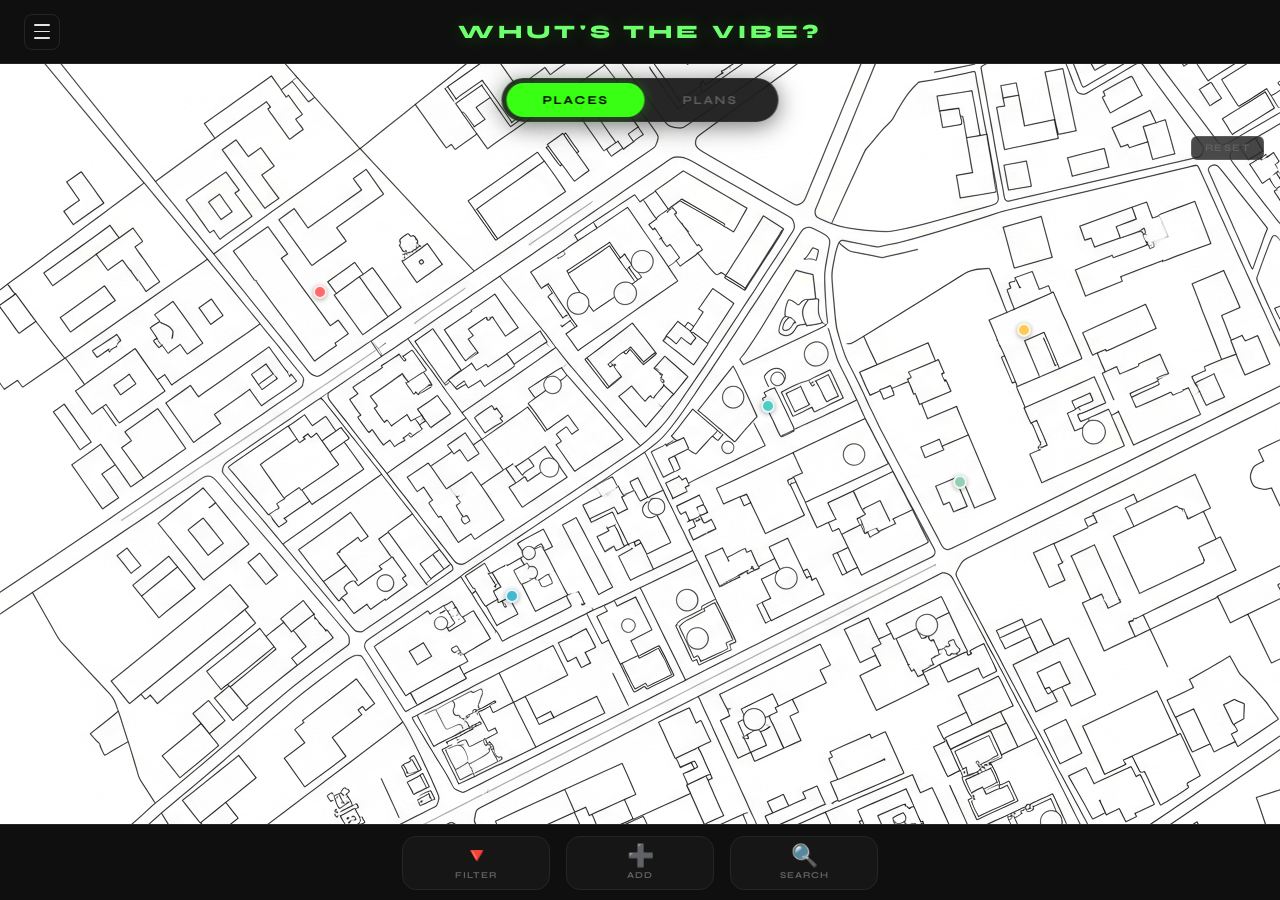
<file: index.html>
<!DOCTYPE html>
<html lang="en">
  <head>
    <meta charset="UTF-8" />
    <meta name="viewport" content="width=device-width, initial-scale=1.0" />
    <title>Vibe Tracker - Discover Local Vibes & Events</title>
    <meta name="description" content="Discover local places with great vibes, and find events that match your vibe." />
    <meta name="keywords" content="vibe tracker, mood tracking, local events" />
    <meta name="author" content="Vibe Tracker" />
    <link rel="preconnect" href="https://fonts.googleapis.com" />
    <link rel="preconnect" href="https://fonts.gstatic.com" crossorigin />
    <link href="https://fonts.googleapis.com/css2?family=Syne:wght@700;800&family=DM+Sans:opsz,wght@9..40,400;9..40,500&display=swap" rel="stylesheet" />
    <link rel="stylesheet" href="styles.css" />
  </head>
  <body>
    <div class="app-container">

      <!-- Top Bar -->
      <header class="top-bar">
        <button class="hamburger-menu" aria-label="Open navigation menu" aria-expanded="false">
          <span></span>
          <span></span>
          <span></span>
        </button>
        <h1 class="logo">Whut's the Vibe?</h1>
        <div class="top-bar-end" aria-hidden="true"></div>
      </header>

      <!-- Side Navigation -->
      <nav class="side-nav" aria-label="Main navigation">
        <ul>
          <li><a href="index.html" class="nav-link active" aria-current="page">Home</a></li>
          <li><a href="vibes.html" class="nav-link">Vibes</a></li>
          <li><a href="add-vibe.html" class="nav-link">Add Vibe</a></li>
          <li><a href="vibe-check.html" class="nav-link">Vibe Check</a></li>
          <li><a href="favourites.html" class="nav-link">Favourites</a></li>
        </ul>
      </nav>

      <!-- Overlay -->
      <div class="overlay"></div>

      <!-- Map Area -->
      <main class="main-content">

        <!-- Floating Tab Switcher -->
        <div class="tab-container" role="tablist" aria-label="Content tabs">
          <button
            class="tab active"
            role="tab"
            aria-selected="true"
            aria-controls="places-panel"
            id="places-tab"
          >Places</button>
          <button
            class="tab"
            role="tab"
            aria-selected="false"
            aria-controls="plans-panel"
            id="plans-tab"
          >Plans</button>
        </div>

        <!-- Places Panel -->
        <div
          class="tab-panel active"
          role="tabpanel"
          aria-labelledby="places-tab"
          id="places-panel"
        >
          <div class="map-container">
            <img
              src="map-mockup.png"
              alt="Interactive map showing places"
              class="map-image"
            />
            <canvas class="highlight-canvas" width="800" height="600"></canvas>
            <div class="vibe-indicators">
              <div class="vibe-dot" style="top: 30%; left: 25%; background-color: #ff6b6b"></div>
              <div class="vibe-dot" style="top: 45%; left: 60%; background-color: #4ecdc4"></div>
              <div class="vibe-dot" style="top: 70%; left: 40%; background-color: #45b7d1"></div>
              <div class="vibe-dot" style="top: 55%; left: 75%; background-color: #96ceb4"></div>
              <div class="vibe-dot" style="top: 35%; left: 80%; background-color: #feca57"></div>
            </div>
            <button class="reset-btn" aria-label="Clear map highlights">Reset</button>
          </div>
        </div>

        <!-- Plans Panel -->
        <div
          class="tab-panel"
          role="tabpanel"
          aria-labelledby="plans-tab"
          id="plans-panel"
        >
          <div class="map-container">
            <img
              src="map-mockup.png"
              alt="Interactive map showing plans"
              class="map-image"
            />
            <canvas class="highlight-canvas" width="800" height="600"></canvas>
            <div class="vibe-indicators">
              <div class="vibe-dot" style="top: 25%; left: 35%; background-color: #ff9ff3"></div>
              <div class="vibe-dot" style="top: 50%; left: 50%; background-color: #54a0ff"></div>
              <div class="vibe-dot" style="top: 65%; left: 30%; background-color: #5f27cd"></div>
              <div class="vibe-dot" style="top: 40%; left: 70%; background-color: #00d2d3"></div>
            </div>
            <button class="reset-btn" aria-label="Clear map highlights">Reset</button>
          </div>
        </div>

      </main>

      <!-- Bottom Dock -->
      <nav class="bottom-dock" aria-label="Action buttons">
        <button class="action-btn" data-action="down" aria-label="Filter">
          <span class="icon">🔻</span>
          <span class="btn-label">Filter</span>
        </button>
        <button class="action-btn" data-action="add" aria-label="Add new item">
          <span class="icon">➕</span>
          <span class="btn-label">Add</span>
        </button>
        <button class="action-btn" data-action="search" aria-label="Search">
          <span class="icon">🔍</span>
          <span class="btn-label">Search</span>
        </button>
      </nav>

    </div>
    <script src="script.js"></script>
  </body>
</html>
</file>
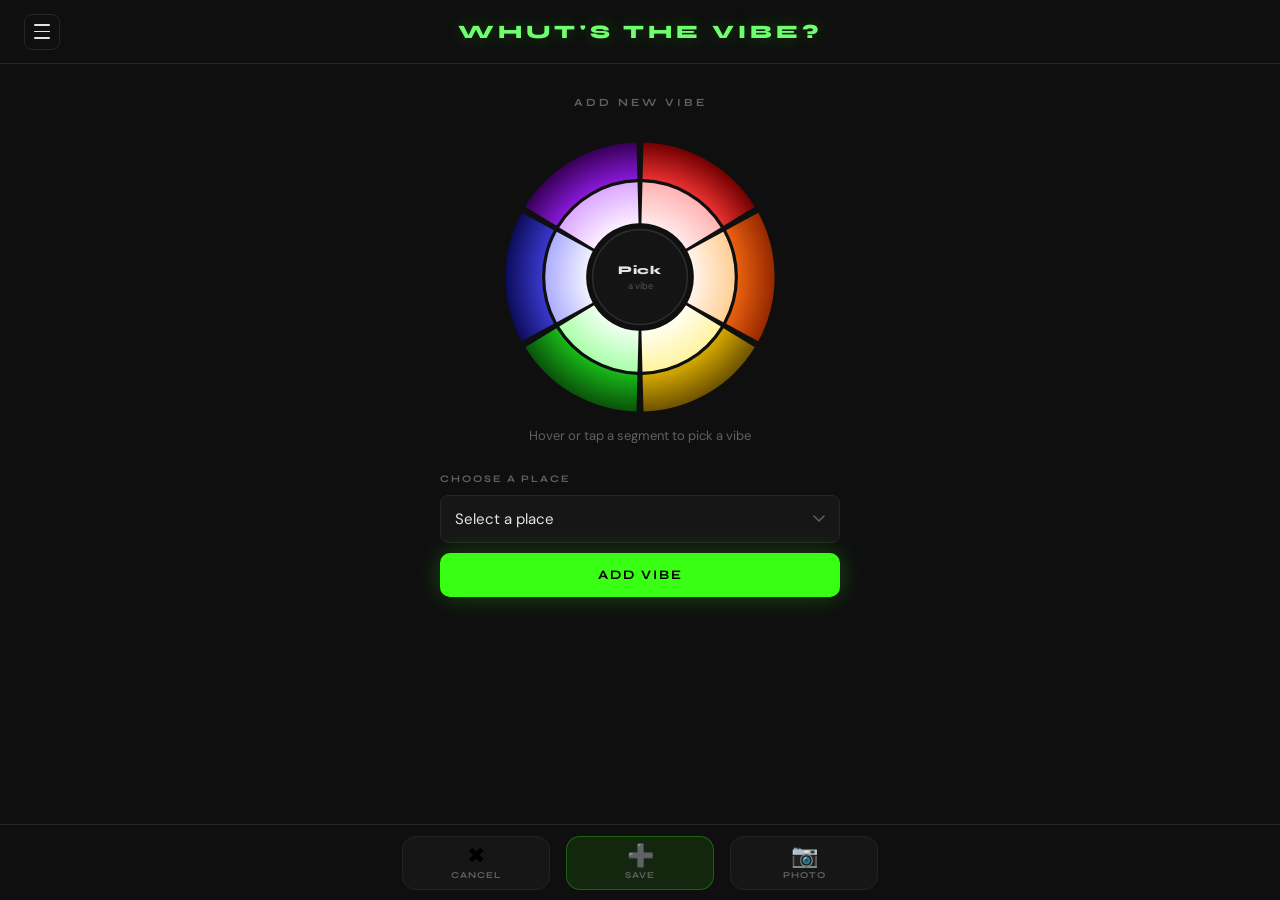
<file: add-vibe.html>
<!DOCTYPE html>
<html lang="en">
  <head>
    <meta charset="UTF-8" />
    <meta name="viewport" content="width=device-width, initial-scale=1.0, viewport-fit=cover" />
    <meta name="description" content="Add a new vibe to your collection - Vibe Tracker" />
    <meta name="keywords" content="add vibe, new vibe" />
    <meta name="author" content="Vibe Tracker App" />
    <meta name="robots" content="index, follow" />
    <meta name="theme-color" content="#0f0f0f" />

    <!-- Open Graph -->
    <meta property="og:type" content="website" />
    <meta property="og:url" content="https://vibetracker.app/add-vibe" />
    <meta property="og:title" content="Add Vibe - Vibe Tracker" />
    <meta property="og:description" content="Add a new vibe to your collection" />
    <meta property="og:image" content="https://vibetracker.app/og-image.jpg" />

    <!-- Twitter -->
    <meta property="twitter:card" content="summary_large_image" />
    <meta property="twitter:url" content="https://vibetracker.app/add-vibe" />
    <meta property="twitter:title" content="Add Vibe - Vibe Tracker" />
    <meta property="twitter:description" content="Add a new vibe to your collection" />
    <meta property="twitter:image" content="https://vibetracker.app/og-image.jpg" />

    <!-- PWA / Apple -->
    <meta name="apple-mobile-web-app-capable" content="yes" />
    <meta name="apple-mobile-web-app-status-bar-style" content="black-translucent" />
    <meta name="apple-mobile-web-app-title" content="Vibe Tracker" />
    <meta name="format-detection" content="telephone=no" />

    <title>Add Vibe - Vibe Tracker</title>
    <link rel="preconnect" href="https://fonts.googleapis.com" />
    <link rel="preconnect" href="https://fonts.gstatic.com" crossorigin />
    <link href="https://fonts.googleapis.com/css2?family=Syne:wght@700;800&family=DM+Sans:opsz,wght@9..40,400;9..40,500&display=swap" rel="stylesheet" />
    <link rel="stylesheet" href="styles.css" />
    <style>
      /* ===== ADD VIBE PAGE ===== */

      /* This page is a scrollable form, not a map — override main-content */
      .main-content {
        overflow-y: auto;
        -webkit-overflow-scrolling: touch;
        display: flex;
        flex-direction: column;
        align-items: center;
        gap: 24px;
        padding: 24px 20px 32px;
      }

      .page-title {
        font-family: var(--ff-display);
        font-weight: 700;
        font-size: 11px;
        letter-spacing: 3px;
        text-transform: uppercase;
        color: var(--text-muted);
        text-align: center;
        width: 100%;
      }

      /* ===== WHEEL ===== */
      .color-wheel-container {
        display: flex;
        flex-direction: column;
        align-items: center;
        gap: 10px;
        width: 100%;
      }

      #vibeWheel {
        width: 240px;
        height: 240px;
        flex-shrink: 0;
        display: block;
        overflow: visible;
      }

      .vibe-seg {
        cursor: pointer;
        transition: filter 0.12s;
      }

      .vibe-seg:hover,
      .vibe-seg:focus {
        filter: brightness(1.22) drop-shadow(0 0 4px rgba(255,255,255,0.2));
        outline: none;
      }

      .vibe-seg.selected {
        filter: brightness(1.15);
        stroke: #fff;
        stroke-width: 2px;
        paint-order: stroke fill;
      }

      /* SVG text inside wheel */
      .wl-name {
        font-family: 'Syne', sans-serif;
        font-weight: 800;
        font-size: 11px;
        fill: #e4e4e4;
        pointer-events: none;
        letter-spacing: 0.5px;
      }

      .wl-name.has-selection {
        fill: #6dff6d;
      }

      .wl-sub {
        font-family: 'DM Sans', sans-serif;
        font-weight: 400;
        font-size: 8.5px;
        fill: #555;
        pointer-events: none;
      }

      /* Description shown below wheel */
      .wheel-desc {
        font-family: var(--ff-body);
        font-size: 13px;
        color: var(--text-muted);
        text-align: center;
        min-height: 18px;
        padding: 0 8px;
        transition: color 0.15s;
      }

      .wheel-desc.active {
        color: var(--text);
      }

      /* ===== PLACE SELECTION ===== */
      .place-selection {
        width: 100%;
        display: flex;
        flex-direction: column;
        gap: 10px;
      }

      .place-selection label {
        font-family: var(--ff-display);
        font-weight: 700;
        font-size: 10px;
        letter-spacing: 2px;
        text-transform: uppercase;
        color: var(--text-muted);
      }

      .place-selection select {
        width: 100%;
        padding: 13px 36px 13px 14px;
        background: var(--surface);
        border: 1px solid var(--border);
        border-radius: 8px;
        color: var(--text);
        font-family: var(--ff-body);
        font-size: 15px;
        appearance: none;
        -webkit-appearance: none;
        background-image: url("data:image/svg+xml,%3Csvg xmlns='http://www.w3.org/2000/svg' width='12' height='8' viewBox='0 0 12 8'%3E%3Cpath d='M1 1l5 5 5-5' stroke='%23606060' stroke-width='1.5' fill='none' stroke-linecap='round'/%3E%3C/svg%3E");
        background-repeat: no-repeat;
        background-position: right 14px center;
        cursor: pointer;
        transition: border-color 0.15s;
      }

      .place-selection select:focus {
        outline: none;
        border-color: var(--accent);
      }

      .add-vibe-btn {
        width: 100%;
        padding: 14px;
        background: var(--accent);
        color: #000;
        border: none;
        border-radius: 10px;
        font-family: var(--ff-display);
        font-weight: 700;
        font-size: 13px;
        letter-spacing: 2px;
        text-transform: uppercase;
        cursor: pointer;
        transition: opacity 0.15s, transform 0.1s;
        box-shadow: 0 0 24px var(--accent-glow);
      }

      .add-vibe-btn:hover { opacity: 0.88; }
      .add-vibe-btn:active { transform: scale(0.98); }

      /* ===== RESPONSIVE ===== */
      @media (min-width: 768px) {
        .main-content {
          padding: 32px 40px 40px;
          gap: 28px;
        }

        #vibeWheel {
          width: 280px;
          height: 280px;
        }

        .place-selection {
          max-width: 400px;
        }
      }

      @media (max-width: 360px) {
        #vibeWheel {
          width: 210px;
          height: 210px;
        }
      }
    </style>
  </head>
  <body>
    <div class="app-container">

      <!-- Top Bar -->
      <header class="top-bar">
        <button class="hamburger-menu" aria-label="Open navigation menu" aria-expanded="false">
          <span></span>
          <span></span>
          <span></span>
        </button>
        <h1 class="logo">Whut's the Vibe?</h1>
        <div class="top-bar-end" aria-hidden="true"></div>
      </header>

      <!-- Side Navigation -->
      <nav class="side-nav" aria-label="Main navigation">
        <ul>
          <li><a href="index.html" class="nav-link">Home</a></li>
          <li><a href="vibes.html" class="nav-link">Vibes</a></li>
          <li><a href="add-vibe.html" class="nav-link active" aria-current="page">Add Vibe</a></li>
          <li><a href="vibe-check.html" class="nav-link">Vibe Check</a></li>
          <li><a href="favourites.html" class="nav-link">Favourites</a></li>
        </ul>
      </nav>

      <!-- Overlay -->
      <div class="overlay"></div>

      <!-- Main Content -->
      <main class="main-content" aria-label="Add new vibe form">
        <p class="page-title">Add New Vibe</p>

        <!-- Colour Wheel -->
        <div class="color-wheel-container">
          <svg
            id="vibeWheel"
            viewBox="0 0 260 260"
            role="listbox"
            aria-label="Select a vibe"
          ></svg>
          <p class="wheel-desc" id="wheelDesc">Hover or tap a segment to pick a vibe</p>
        </div>

        <!-- Place Selection -->
        <div class="place-selection">
          <label for="place-select">Choose a place</label>
          <select id="place-select" name="place">
            <option value="">Select a place</option>
            <option value="central-park-cafe">Central Park Cafe</option>
            <option value="river-view-restaurant">River View Restaurant</option>
            <option value="downtown-art-gallery">Downtown Art Gallery</option>
            <option value="sunset-beach-bar">Sunset Beach Bar</option>
            <option value="mountain-view-lookout">Mountain View Lookout</option>
            <option value="cozy-bookstore">Cozy Corner Bookstore</option>
            <option value="rooftop-lounge">Rooftop Lounge</option>
            <option value="local-gym">Local Fitness Center</option>
            <option value="community-park">Community Park</option>
            <option value="music-venue">Live Music Venue</option>
          </select>
          <button class="add-vibe-btn" id="addVibeBtn">Add Vibe</button>
        </div>
      </main>

      <!-- Bottom Dock -->
      <nav class="bottom-dock" aria-label="Action buttons">
        <button class="action-btn" data-action="cancel" aria-label="Cancel">
          <span class="icon">✖</span>
          <span class="btn-label">Cancel</span>
        </button>
        <button class="action-btn selected" data-action="save" aria-label="Save vibe">
          <span class="icon">➕</span>
          <span class="btn-label">Save</span>
        </button>
        <button class="action-btn" data-action="photo" aria-label="Add photo">
          <span class="icon">📷</span>
          <span class="btn-label">Photo</span>
        </button>
      </nav>

    </div>

    <script>
      (function () {
        'use strict';

        // ── State ──────────────────────────────────────────────────────────
        let currentVibe  = null;
        let currentPlace = null;

        // ── DOM ────────────────────────────────────────────────────────────
        const hamburgerMenu  = document.querySelector('.hamburger-menu');
        const sideNav        = document.querySelector('.side-nav');
        const overlay        = document.querySelector('.overlay');
        const placeSelect    = document.getElementById('place-select');
        const addVibeBtn     = document.getElementById('addVibeBtn');
        const actionButtons  = document.querySelectorAll('.action-btn');

        // ── Init ───────────────────────────────────────────────────────────
        function init() {
          buildVibeWheel();
          setupEventListeners();
          updateActiveNavLink();
        }

        // ══════════════════════════════════════════════════════════════════
        //  VIBE WHEEL
        // ══════════════════════════════════════════════════════════════════
        function buildVibeWheel() {
          const svg = document.getElementById('vibeWheel');
          if (!svg) return;

          const ns = 'http://www.w3.org/2000/svg';

          // Geometry
          const CX = 130, CY = 130;
          const R_HOLE      = 46;  // centre circle radius
          const R_INNER_IN  = 50;  // inner ring: starts here
          const R_INNER_OUT = 88;  // inner ring: ends here
          const R_OUTER_IN  = 91;  // outer ring: starts here (3px gap)
          const R_OUTER_OUT = 125; // outer ring: ends here
          const GAP         = 1.5; // degrees trimmed from each side of a slice

          // 12 vibes: 6 colours × 2 rings
          // stops: [centre, inner-mid, outer-mid, outer-edge]
          const VIBES = [
            {
              id: 'red',
              stops: ['#ffe8e8', '#ffb3b3', '#e83030', '#720000'],
              inner: { vibe: 'social',     name: 'Social',     desc: 'Easy going energy, good company' },
              outer: { vibe: 'big-party',  name: 'Party',      desc: 'High energy, all-out celebration' }
            },
            {
              id: 'orange',
              stops: ['#fff3e8', '#ffcf96', '#e86010', '#952800'],
              inner: { vibe: 'chat',       name: 'Chat',       desc: 'Relaxed and meaningful conversation' },
              outer: { vibe: 'serious',    name: 'Serious',    desc: 'Focused, important discussion' }
            },
            {
              id: 'yellow',
              stops: ['#fffff0', '#fff3a0', '#d4a800', '#6e5200'],
              inner: { vibe: 'playful',    name: 'Playful',    desc: 'Fun, light and carefree' },
              outer: { vibe: 'active',     name: 'Active',     desc: 'Energetic and on the move' }
            },
            {
              id: 'green',
              stops: ['#efffef', '#aaffaa', '#18b818', '#0a520a'],
              inner: { vibe: 'nature',     name: 'Nature',     desc: 'Calm, grounding, fresh air' },
              outer: { vibe: 'hectic',     name: 'Hectic',     desc: 'Wild, energetic outdoor adventure' }
            },
            {
              id: 'blue',
              stops: ['#efefff', '#adadff', '#3838cc', '#0c0c5a'],
              inner: { vibe: 'chill',      name: 'Chill',      desc: 'Relaxed, no pressure, easy vibes' },
              outer: { vibe: 'zen',        name: 'Zen',        desc: 'Deep calm and full stress relief' }
            },
            {
              id: 'purple',
              stops: ['#fceeff', '#dba8ff', '#8818d8', '#380058'],
              inner: { vibe: 'snacks',     name: 'Snacks',     desc: 'Casual bites and light drinks' },
              outer: { vibe: 'feast',      name: 'Feast',      desc: 'Full dining and drinking session' }
            }
          ];

          // ── Helpers ────────────────────────────────────────────────────
          function p2c(r, deg) {
            const rad = (deg - 90) * Math.PI / 180;
            return { x: CX + r * Math.cos(rad), y: CY + r * Math.sin(rad) };
          }

          function arcPath(r1, r2, sa, ea) {
            const A = p2c(r2, sa), B = p2c(r2, ea);
            const C = p2c(r1, ea), D = p2c(r1, sa);
            const lg = (ea - sa) > 180 ? 1 : 0;
            return `M${A.x},${A.y} A${r2},${r2},0,${lg},1,${B.x},${B.y}` +
                   ` L${C.x},${C.y} A${r1},${r1},0,${lg},0,${D.x},${D.y}Z`;
          }

          function el(tag, attrs) {
            const e = document.createElementNS(ns, tag);
            Object.entries(attrs).forEach(([k, v]) => e.setAttribute(k, v));
            return e;
          }

          // ── Defs: one radial gradient per colour ───────────────────────
          const defs = el('defs', {});

          VIBES.forEach(v => {
            const g = el('radialGradient', {
              id: `vg-${v.id}`,
              cx: CX, cy: CY,
              r: R_OUTER_OUT,
              gradientUnits: 'userSpaceOnUse'
            });

            // Map stop positions onto actual radii so the gradient feels
            // continuous across both rings: light at the hole edge, dark at outer rim.
            [
              ['0%',                                              v.stops[0]],
              [(R_INNER_IN  / R_OUTER_OUT * 100).toFixed(1)+'%', v.stops[0]],
              [(R_INNER_OUT / R_OUTER_OUT * 100).toFixed(1)+'%', v.stops[1]],
              [(R_OUTER_IN  / R_OUTER_OUT * 100).toFixed(1)+'%', v.stops[2]],
              ['100%',                                            v.stops[3]]
            ].forEach(([offset, color]) => {
              const s = el('stop', { offset, 'stop-color': color });
              g.appendChild(s);
            });

            defs.appendChild(g);
          });

          svg.appendChild(defs);

          // ── Segments ───────────────────────────────────────────────────
          const wheelDesc  = document.getElementById('wheelDesc');
          let selectedSeg  = null;

          // Label elements (created below, referenced here for hover)
          let labelName, labelSub;

          VIBES.forEach((v, i) => {
            const sa = i * 60 + GAP;
            const ea = (i + 1) * 60 - GAP;

            [
              { r1: R_INNER_IN, r2: R_INNER_OUT, d: v.inner },
              { r1: R_OUTER_IN, r2: R_OUTER_OUT, d: v.outer }
            ].forEach(ring => {
              const path = el('path', {
                d:          arcPath(ring.r1, ring.r2, sa, ea),
                fill:       `url(#vg-${v.id})`,
                role:       'option',
                tabindex:   '0',
                'aria-label': ring.d.name
              });
              path.dataset.vibe  = ring.d.vibe;
              path.dataset.name  = ring.d.name;
              path.dataset.desc  = ring.d.desc;
              path.classList.add('vibe-seg');

              function updateCenter(name, sub) {
                if (labelName) labelName.textContent = name;
                if (labelSub)  labelSub.textContent  = sub;
              }

              path.addEventListener('mouseenter', () => {
                updateCenter(ring.d.name, ring.d.vibe.replace(/-/g,' '));
                if (wheelDesc) {
                  wheelDesc.textContent = ring.d.desc;
                  wheelDesc.classList.add('active');
                }
              });

              path.addEventListener('mouseleave', () => {
                if (selectedSeg) {
                  updateCenter(selectedSeg.dataset.name, '✓ selected');
                  if (wheelDesc) {
                    wheelDesc.textContent = selectedSeg.dataset.desc;
                    wheelDesc.classList.add('active');
                  }
                } else {
                  updateCenter('Pick', 'a vibe');
                  if (wheelDesc) {
                    wheelDesc.textContent = 'Hover or tap a segment to pick a vibe';
                    wheelDesc.classList.remove('active');
                  }
                }
              });

              function doSelect() {
                if (selectedSeg) selectedSeg.classList.remove('selected');
                selectedSeg = path;
                path.classList.add('selected');
                currentVibe = ring.d.vibe;
                updateCenter(ring.d.name, '✓ selected');
                if (labelName) labelName.classList.add('has-selection');
                if (wheelDesc) {
                  wheelDesc.textContent = ring.d.desc;
                  wheelDesc.classList.add('active');
                }
                showNotification('Vibe: ' + ring.d.name);
              }

              path.addEventListener('click', doSelect);
              path.addEventListener('touchend', e => { e.preventDefault(); doSelect(); }, { passive: false });
              path.addEventListener('keydown', e => {
                if (e.key === 'Enter' || e.key === ' ') { e.preventDefault(); doSelect(); }
              });

              svg.appendChild(path);
            });
          });

          // ── Centre circle ──────────────────────────────────────────────
          svg.appendChild(el('circle', {
            cx: CX, cy: CY, r: R_HOLE - 2,
            fill: '#141414', stroke: '#2c2c2c', 'stroke-width': '1.5'
          }));

          // ── Centre text ────────────────────────────────────────────────
          labelName = el('text', {
            x: CX, y: CY - 3,
            'text-anchor': 'middle',
            'dominant-baseline': 'auto'
          });
          labelName.classList.add('wl-name');
          labelName.textContent = 'Pick';
          svg.appendChild(labelName);

          labelSub = el('text', {
            x: CX, y: CY + 11,
            'text-anchor': 'middle',
            'dominant-baseline': 'auto'
          });
          labelSub.classList.add('wl-sub');
          labelSub.textContent = 'a vibe';
          svg.appendChild(labelSub);
        }

        // ══════════════════════════════════════════════════════════════════
        //  NAVIGATION & FORM
        // ══════════════════════════════════════════════════════════════════
        function setupEventListeners() {
          if (hamburgerMenu) hamburgerMenu.addEventListener('click', toggleSideNav);
          if (overlay)       overlay.addEventListener('click', closeSideNav);
          if (placeSelect)   placeSelect.addEventListener('change', e => { currentPlace = e.target.value; });
          if (addVibeBtn)    addVibeBtn.addEventListener('click', handleAddVibeClick);

          actionButtons.forEach(btn => btn.addEventListener('click', handleActionButtonClick));
          document.addEventListener('keydown', e => {
            if (e.key === 'Escape' && sideNav.classList.contains('active')) closeSideNav();
          });
        }

        function toggleSideNav() {
          sideNav.classList.contains('active') ? closeSideNav() : openSideNav();
        }

        function openSideNav() {
          sideNav.classList.add('active');
          overlay.classList.add('active');
          hamburgerMenu.classList.add('active');
          hamburgerMenu.setAttribute('aria-expanded', 'true');
          document.body.style.overflow = 'hidden';
        }

        function closeSideNav() {
          sideNav.classList.remove('active');
          overlay.classList.remove('active');
          hamburgerMenu.classList.remove('active');
          hamburgerMenu.setAttribute('aria-expanded', 'false');
          document.body.style.overflow = '';
          hamburgerMenu.focus();
        }

        function handleAddVibeClick() {
          if (!currentVibe) { showNotification('Please pick a vibe first!'); return; }
          if (!currentPlace) { showNotification('Please select a place!'); return; }
          showNotification('Vibe added!');
          setTimeout(() => { window.location.href = 'index.html'; }, 1500);
        }

        function handleActionButtonClick(e) {
          const action = e.currentTarget.getAttribute('data-action');
          switch (action) {
            case 'save':   handleAddVibeClick(); break;
            case 'cancel':
              window.history.length > 1 ? window.history.back() : (window.location.href = 'index.html');
              break;
            case 'photo':
              showNotification('Photo feature coming soon!'); break;
          }
        }

        function updateActiveNavLink() {
          const currentPage = window.location.pathname.split('/').pop() || 'index.html';
          document.querySelectorAll('.nav-link').forEach(link => {
            link.classList.toggle('active', link.getAttribute('href') === currentPage);
            if (link.getAttribute('href') === currentPage) {
              link.setAttribute('aria-current', 'page');
            } else {
              link.removeAttribute('aria-current');
            }
          });
        }

        function showNotification(message) {
          const n = document.createElement('div');
          n.className = 'notification';
          n.textContent = message;
          n.setAttribute('role', 'alert');
          document.body.appendChild(n);
          setTimeout(() => { n.style.opacity = '1'; }, 10);
          setTimeout(() => {
            n.style.opacity = '0';
            setTimeout(() => n.parentNode && n.parentNode.removeChild(n), 300);
          }, 2500);
        }

        // ── Boot ───────────────────────────────────────────────────────────
        document.readyState === 'loading'
          ? document.addEventListener('DOMContentLoaded', init)
          : init();
      })();
    </script>
  </body>
</html>
</file>
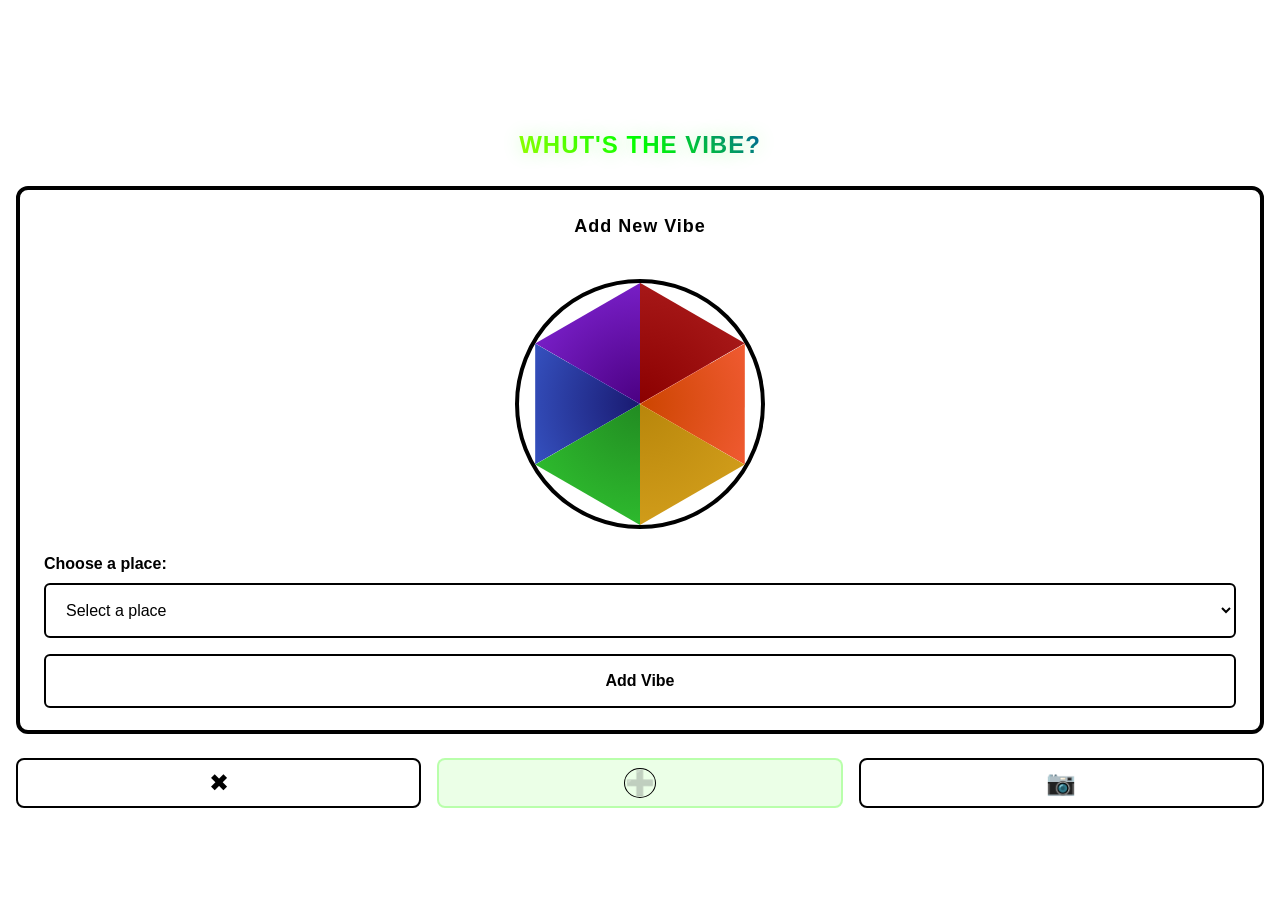
<file: _backup-260304/add-vibe.bak.html>
<!DOCTYPE html>
<html lang="en">
  <head>
    <meta charset="UTF-8" />
    <meta
      name="viewport"
      content="width=device-width, initial-scale=1.0, user-scalable=no, viewport-fit=cover"
    />
    <meta
      name="description"
      content="Add a new vibe to your collection - Vibe Tracker"
    />
    <meta name="keywords" content="add vibe, new vibe" />
    <meta name="author" content="Vibe Tracker App" />
    <meta name="robots" content="index, follow" />
    <meta name="theme-color" content="#ffffff" />

    <!-- Open Graph / Facebook -->
    <meta property="og:type" content="website" />
    <meta property="og:url" content="https://vibetracker.app/add-vibe" />
    <meta property="og:title" content="Add Vibe - Vibe Tracker" />
    <meta
      property="og:description"
      content="Add a new vibe to your collection"
    />
    <meta property="og:image" content="https://vibetracker.app/og-image.jpg" />

    <!-- Twitter -->
    <meta property="twitter:card" content="summary_large_image" />
    <meta property="twitter:url" content="https://vibetracker.app/add-vibe" />
    <meta property="twitter:title" content="Add Vibe - Vibe Tracker" />
    <meta
      property="twitter:description"
      content="Add a new vibe to your collection"
    />
    <meta
      property="twitter:image"
      content="https://vibetracker.app/og-image.jpg"
    />

    <!-- iPhone 16 specific -->
    <meta name="apple-mobile-web-app-capable" content="yes" />
    <meta name="apple-mobile-web-app-status-bar-style" content="default" />
    <meta name="apple-mobile-web-app-title" content="Vibe Tracker" />
    <meta name="format-detection" content="telephone=no" />

    <title>Add Vibe - Vibe Tracker</title>
    <link rel="stylesheet" href="styles.css" />
    <style>
      /* Reset and Base Styles */
      * {
        margin: 0;
        padding: 0;
        box-sizing: border-box;
      }

      :root {
        /* Colors */
        --background-color: #ffffff;
        --border-color: #000000;
        --text-color: #000000;
        --selected-gradient: linear-gradient(
          45deg,
          #ff0000,
          #ff7f00,
          #ffff00,
          #00ff00,
          #0000ff,
          #4b0082,
          #9400d3
        );
        --tab-background: #f8f8f8;
        --tab-active-background: #ffffff;

        /* Spacing */
        --padding-small: 8px;
        --padding-medium: 16px;
        --padding-large: 24px;

        /* Border radius */
        --border-radius-window: 12px;
        --border-radius-tabs: 12px 12px 0 0;
        --border-radius-none: 0;

        /* Transitions */
        --transition-fast: 0.2s ease;
        --transition-medium: 0.3s ease;
      }

      body {
        font-family: -apple-system, BlinkMacSystemFont, "Segoe UI", Roboto,
          Helvetica, Arial, sans-serif;
        background-color: var(--background-color);
        color: var(--text-color);
        line-height: 1.4;
        -webkit-font-smoothing: antialiased;
        -moz-osx-font-smoothing: grayscale;
        overflow-x: hidden;
        min-height: 100vh;
        min-height: 100dvh;
        position: relative;
      }

      /* Layout */
      .app-container {
        display: flex;
        flex-direction: column;
        min-height: 100vh;
        min-height: 100dvh;
        max-width: 100vw;
        overflow: hidden;
      }

      /* Hamburger Menu */
      .hamburger-menu {
        position: fixed;
        top: var(--padding-medium);
        left: var(--padding-medium);
        z-index: 1001;
        background: none;
        border: none;
        cursor: pointer;
        padding: 8px;
        display: flex;
        flex-direction: column;
        justify-content: space-between;
        width: 24px;
        height: 18px;
      }

      .hamburger-menu span {
        display: block;
        height: 2px;
        width: 100%;
        background-color: var(--border-color);
        transition: var(--transition-medium);
      }

      .hamburger-menu.active span:nth-child(1) {
        transform: rotate(45deg) translate(5px, 5px);
      }

      .hamburger-menu.active span:nth-child(2) {
        opacity: 0;
      }

      .hamburger-menu.active span:nth-child(3) {
        transform: rotate(-45deg) translate(7px, -6px);
      }

      /* Side Navigation */
      .side-nav {
        position: fixed;
        top: 0;
        left: -280px;
        width: 280px;
        height: 100vh;
        height: 100dvh;
        background-color: var(--background-color);
        border-right: 2px solid var(--border-color);
        z-index: 1000;
        transition: var(--transition-medium);
        padding-top: 80px;
        overflow-y: auto;
      }

      .side-nav.active {
        left: 0;
      }

      .side-nav ul {
        list-style: none;
        padding: var(--padding-large);
      }

      .side-nav li {
        margin-bottom: var(--padding-medium);
      }

      .nav-link {
        display: block;
        padding: var(--padding-medium);
        text-decoration: none;
        color: var(--text-color);
        font-weight: 500;
        font-size: 18px;
        border: 1px solid var(--border-color);
        transition: var(--transition-fast);
        text-align: center;
      }

      .nav-link:hover,
      .nav-link:focus {
        background-color: #f5f5f5;
      }

      .nav-link.active {
        background: var(--selected-gradient);
        -webkit-background-clip: text;
        -webkit-text-fill-color: transparent;
        background-clip: text;
        font-weight: 600;
      }

      /* Overlay */
      .overlay {
        position: fixed;
        top: 0;
        left: 0;
        width: 100%;
        height: 100vh;
        height: 100dvh;
        background-color: rgba(0, 0, 0, 0.5);
        z-index: 999;
        opacity: 0;
        visibility: hidden;
        transition: var(--transition-medium);
      }

      .overlay.active {
        opacity: 1;
        visibility: visible;
      }

      /* Main Content */
      .main-content {
        flex: 1;
        display: flex;
        flex-direction: column;
        padding: var(--padding-medium);
        padding-top: calc(var(--padding-large) + 40px);
        max-width: 100vw;
      }

      /* Logo */
      .logo-container {
        text-align: center;
        margin-bottom: var(--padding-large);
      }

      .logo {
        font-size: 24px;
        font-weight: 700;
        letter-spacing: 1px;
        background: var(--selected-gradient);
        -webkit-background-clip: text;
        -webkit-text-fill-color: transparent;
        background-clip: text;
      }

      /* Main Window */
      .main-window {
        flex: 1;
        border: 4px solid var(--border-color);
        border-radius: var(--border-radius-window);
        margin-bottom: var(--padding-large);
        display: flex;
        flex-direction: column;
        min-height: 50vh;
        max-height: 70vh;
        overflow: hidden;
      }

      /* Window Content */
      .window-content {
        flex: 1;
        padding: var(--padding-large);
        display: flex;
        flex-direction: column;
        gap: var(--padding-large);
        overflow-y: auto;
      }

      .page-title {
        font-size: 18px;
        font-weight: 600;
        text-align: center;
        margin-bottom: var(--padding-medium);
      }

      /* Color Wheel */
      .color-wheel-container {
        display: flex;
        justify-content: center;
        align-items: center;
        flex: 1;
        min-height: 250px;
        position: relative;
      }

      .color-wheel {
        position: relative;
        width: 250px;
        height: 250px;
        border-radius: 50%;
        overflow: hidden;
        border: 4px solid var(--border-color);
      }

      .segment {
        position: absolute;
        width: 100%;
        height: 100%;
        transform-origin: center center;
        cursor: pointer;
      }

      .segment-inner {
        clip-path: polygon(50% 50%, 50% 25%, 93.3% 37.5%, 50% 50%);
      }

      .segment-outer {
        clip-path: polygon(50% 50%, 50% 0%, 93.3% 25%, 50% 50%);
      }

      .segment.selected {
        box-shadow: inset 0 0 0 3px var(--border-color);
        z-index: 10;
      }

      /* Big Party */
      .red-inner {
        background: radial-gradient(circle at center, #ffb3b3, #ff8a8a);
        transform: rotate(0deg);
      }
      .red-outer {
        background: radial-gradient(circle at center, #8b0000, #b22222);
        transform: rotate(0deg);
      }

      /* Serious Topics */
      .orange-inner {
        background: radial-gradient(circle at center, #ffd4aa, #ffbd80);
        transform: rotate(60deg);
      }
      .orange-outer {
        background: radial-gradient(circle at center, #cc4500, #ff6347);
        transform: rotate(60deg);
      }

      /* Play */
      .yellow-inner {
        background: radial-gradient(circle at center, #fff4aa, #ffeb80);
        transform: rotate(120deg);
      }
      .yellow-outer {
        background: radial-gradient(circle at center, #b8860b, #daa520);
        transform: rotate(120deg);
      }

      /* Hectic Nature */
      .green-inner {
        background: radial-gradient(circle at center, #b3ffb3, #8aff8a);
        transform: rotate(180deg);
      }
      .green-outer {
        background: radial-gradient(circle at center, #228b22, #32cd32);
        transform: rotate(180deg);
      }

      /* Anti-stress */
      .blue-inner {
        background: radial-gradient(circle at center, #b3b3ff, #8a8aff);
        transform: rotate(240deg);
      }
      .blue-outer {
        background: radial-gradient(circle at center, #191970, #4169e1);
        transform: rotate(240deg);
      }

      /* Eat and Drink */
      .purple-inner {
        background: radial-gradient(circle at center, #d4b3ff, #c28aff);
        transform: rotate(300deg);
      }
      .purple-outer {
        background: radial-gradient(circle at center, #4b0082, #8a2be2);
        transform: rotate(300deg);
      }

      /* Tooltip */
      .vibe-tooltip {
        position: absolute;
        top: 50%;
        left: 50%;
        transform: translate(-50%, -50%);
        background: rgba(0, 0, 0, 0.9);
        color: white;
        padding: 8px 16px;
        border-radius: 6px;
        font-size: 14px;
        font-weight: 600;
        pointer-events: none;
        opacity: 0;
        transition: opacity 0.2s ease;
        z-index: 20;
        white-space: nowrap;
      }

      .vibe-tooltip.show {
        opacity: 1;
      }

      /* Place Selection */
      .place-selection {
        display: flex;
        flex-direction: column;
        gap: var(--padding-small);
      }

      .place-selection label {
        font-weight: 600;
        font-size: 16px;
      }

      .place-selection select {
        padding: var(--padding-medium);
        border: 2px solid var(--border-color);
        border-radius: 6px;
        font-size: 16px;
        font-family: inherit;
        background-color: var(--background-color);
        color: var(--text-color);
      }

      .place-selection select:focus {
        outline: none;
        border-color: #4169e1;
      }

      .add-vibe-btn {
        padding: var(--padding-medium);
        border: 2px solid var(--border-color);
        border-radius: 6px;
        font-size: 16px;
        font-weight: 600;
        font-family: inherit;
        background-color: var(--background-color);
        color: var(--text-color);
        cursor: pointer;
        transition: var(--transition-fast);
        margin-top: var(--padding-small);
      }

      .add-vibe-btn:hover,
      .add-vibe-btn:focus {
        background-color: #f5f5f5;
      }

      .add-vibe-btn:active {
        transform: scale(0.98);
      }

      /* Selected Vibe Display */
      .selected-vibe {
        text-align: center;
        padding: var(--padding-medium);
        border: 2px solid var(--border-color);
        border-radius: 6px;
        background-color: var(--tab-background);
        display: none;
      }

      .selected-vibe.show {
        display: block;
      }

      .selected-vibe-name {
        font-weight: 600;
        font-size: 18px;
        margin-bottom: 4px;
      }

      .selected-vibe-description {
        font-size: 14px;
        opacity: 0.7;
      }

      /* Bottom Buttons */
      .bottom-buttons {
        display: flex;
        justify-content: space-between;
        width: 100%;
        margin-top: auto;
      }

      .action-btn {
        flex: 1;
        max-width: 33.33%;
        height: 50px;
        background: none;
        border: 2px solid var(--border-color);
        cursor: pointer;
        transition: var(--transition-fast);
        display: flex;
        align-items: center;
        justify-content: center;
        padding: var(--padding-small);
        margin: 0 var(--padding-small);
        border-radius: 8px;
      }

      .action-btn:first-child {
        margin-left: 0;
      }

      .action-btn:last-child {
        margin-right: 0;
      }

      .action-btn .icon {
        font-size: 24px;
        transition: var(--transition-fast);
      }

      .action-btn.selected .icon {
        border: 1px solid var(--border-color);
        border-radius: 50%;
        width: 32px;
        height: 32px;
        display: flex;
        align-items: center;
        justify-content: center;
      }

      .action-btn:hover,
      .action-btn:focus {
        background-color: #f5f5f5;
      }

      .action-btn:active {
        transform: scale(0.95);
      }

      /* Responsive Design */
      @media (max-width: 768px) {
        .main-content {
          padding: var(--padding-small);
          padding-top: calc(var(--padding-medium) + 40px);
        }

        .logo {
          font-size: 20px;
        }

        .color-wheel {
          width: 200px;
          height: 200px;
        }

        .action-btn .icon {
          font-size: 20px;
        }

        .wheel-segment {
          font-size: 10px;
        }
      }

      @media (max-width: 480px) {
        .window-content {
          padding: var(--padding-medium);
        }

        .color-wheel {
          width: 180px;
          height: 180px;
        }

        .wheel-segment {
          font-size: 9px;
        }
      }

      /* Dark mode support */
      @media (prefers-color-scheme: dark) {
        :root {
          --background-color: #000000;
          --border-color: #ffffff;
          --text-color: #ffffff;
          --tab-background: #1a1a1a;
          --tab-active-background: #000000;
        }

        .action-btn:hover,
        .action-btn:focus {
          background-color: #1a1a1a;
        }

        .place-selection select {
          background-color: var(--background-color);
          color: var(--text-color);
        }

        .add-vibe-btn {
          background-color: var(--background-color);
          color: var(--text-color);
        }

        .add-vibe-btn:hover,
        .add-vibe-btn:focus {
          background-color: #1a1a1a;
        }
      }
    </style>
  </head>
  <body>
    <div class="app-container">
      <!-- Hamburger Menu -->
      <button
        class="hamburger-menu"
        aria-label="Open navigation menu"
        aria-expanded="false"
      >
        <span></span>
        <span></span>
        <span></span>
      </button>

      <!-- Side Navigation -->
      <nav class="side-nav" aria-label="Main navigation">
        <ul>
          <li><a href="index.html" class="nav-link">Home</a></li>
          <li><a href="vibes.html" class="nav-link">Vibes</a></li>
          <li>
            <a href="add-vibe.html" class="nav-link active" aria-current="page"
              >Add Vibe</a
            >
          </li>
          <li><a href="vibe-check.html" class="nav-link">Vibe Check</a></li>
          <li><a href="favourites.html" class="nav-link">Favourites</a></li>
        </ul>
      </nav>

      <!-- Overlay -->
      <div class="overlay"></div>

      <!-- Main Content -->
      <main class="main-content">
        <!-- Logo -->
        <div class="logo-container">
          <h1 class="logo">Whut's the Vibe?</h1>
        </div>

        <!-- Main Window -->
        <section class="main-window" aria-label="Add new vibe form">
          <div class="window-content">
            <h2 class="page-title">Add New Vibe</h2>

            <!-- Color Wheel -->
            <div class="color-wheel-container">
              <div class="color-wheel" id="colorWheel">
                <!-- Inner segments (light colors) -->
                <div
                  class="segment segment-inner red-inner"
                  data-vibe="big-party"
                  data-name="Big Party"
                  data-description="Ready to celebrate and have fun"
                ></div>
                <div
                  class="segment segment-inner orange-inner"
                  data-vibe="serious-topics"
                  data-name="Serious Topics"
                  data-description="Time for meaningful conversations"
                ></div>
                <div
                  class="segment segment-inner yellow-inner"
                  data-vibe="play"
                  data-name="Play"
                  data-description="Let's have some lighthearted fun"
                ></div>
                <div
                  class="segment segment-inner green-inner"
                  data-vibe="hectic-nature"
                  data-name="Hectic Nature"
                  data-description="Feeling energetic and active"
                ></div>
                <div
                  class="segment segment-inner blue-inner"
                  data-vibe="anti-stress"
                  data-name="Anti-stress"
                  data-description="Need to relax and unwind"
                ></div>
                <div
                  class="segment segment-inner purple-inner"
                  data-vibe="eat-drink"
                  data-name="Eat and Drink"
                  data-description="Time for good food and drinks"
                ></div>

                <!-- Outer segments (dark colors) -->
                <div
                  class="segment segment-outer red-outer"
                  data-vibe="big-party"
                  data-name="Big Party"
                  data-description="Ready to celebrate and have fun"
                ></div>
                <div
                  class="segment segment-outer orange-outer"
                  data-vibe="serious-topics"
                  data-name="Serious Topics"
                  data-description="Time for meaningful conversations"
                ></div>
                <div
                  class="segment segment-outer yellow-outer"
                  data-vibe="play"
                  data-name="Play"
                  data-description="Let's have some lighthearted fun"
                ></div>
                <div
                  class="segment segment-outer green-outer"
                  data-vibe="hectic-nature"
                  data-name="Hectic Nature"
                  data-description="Feeling energetic and active"
                ></div>
                <div
                  class="segment segment-outer blue-outer"
                  data-vibe="anti-stress"
                  data-name="Anti-stress"
                  data-description="Need to relax and unwind"
                ></div>
                <div
                  class="segment segment-outer purple-outer"
                  data-vibe="eat-drink"
                  data-name="Eat and Drink"
                  data-description="Time for good food and drinks"
                ></div>
              </div>
              <div class="vibe-tooltip" id="vibeTooltip"></div>
            </div>

            <!-- Place Selection -->
            <div class="place-selection">
              <label for="place-select">Choose a place:</label>
              <select id="place-select" name="place">
                <option value="">Select a place</option>
                <option value="central-park-cafe">Central Park Cafe</option>
                <option value="river-view-restaurant">
                  River View Restaurant
                </option>
                <option value="downtown-art-gallery">
                  Downtown Art Gallery
                </option>
                <option value="sunset-beach-bar">Sunset Beach Bar</option>
                <option value="mountain-view-lookout">
                  Mountain View Lookout
                </option>
                <option value="cozy-bookstore">Cozy Corner Bookstore</option>
                <option value="rooftop-lounge">Rooftop Lounge</option>
                <option value="local-gym">Local Fitness Center</option>
                <option value="community-park">Community Park</option>
                <option value="music-venue">Live Music Venue</option>
              </select>
              <button class="add-vibe-btn" id="addVibeBtn">Add Vibe</button>
            </div>
          </div>
        </section>

        <!-- Bottom Buttons -->
        <section class="bottom-buttons" aria-label="Action buttons">
          <button class="action-btn" data-action="cancel" aria-label="Cancel">
            <span class="icon">✖</span>
          </button>
          <button
            class="action-btn selected"
            data-action="save"
            aria-label="Add vibe"
            id="addVibeBtn"
            disabled
          >
            <span class="icon">➕</span>
          </button>
          <button class="action-btn" data-action="photo" aria-label="Add photo">
            <span class="icon">📷</span>
          </button>
        </section>
      </main>
    </div>

    <script>
      // Add Vibe Page JavaScript
      (function () {
        "use strict";

        // DOM Elements
        const hamburgerMenu = document.querySelector(".hamburger-menu");
        const sideNav = document.querySelector(".side-nav");
        const overlay = document.querySelector(".overlay");
        const colorWheel = document.getElementById("colorWheel");
        const wheelSegments = document.querySelectorAll(".segment");
        const vibeTooltip = document.getElementById("vibeTooltip");
        const placeSelect = document.getElementById("place-select");
        const addVibeBtn = document.getElementById("addVibeBtn");
        const actionButtons = document.querySelectorAll(".action-btn");

        let currentPlace = null;

        // Initialize app
        function init() {
          setupEventListeners();
          updateActiveNavLink();
        }

        // Setup all event listeners
        function setupEventListeners() {
          // Hamburger menu
          if (hamburgerMenu) {
            hamburgerMenu.addEventListener("click", toggleSideNav);
          }

          // Overlay
          if (overlay) {
            overlay.addEventListener("click", closeSideNav);
          }

          // Wheel segments
          wheelSegments.forEach((segment) => {
            segment.addEventListener("click", handleSegmentClick);
            segment.addEventListener("mouseenter", showTooltip);
            segment.addEventListener("mouseleave", hideTooltip);
            segment.addEventListener("touchstart", showTooltip, {
              passive: true,
            });
            segment.addEventListener("touchend", hideTooltip, {
              passive: true,
            });
          });

          // Place selection
          placeSelect.addEventListener("change", handlePlaceChange);

          // Add vibe button
          if (addVibeBtn) {
            addVibeBtn.addEventListener("click", handleAddVibeClick);
          }

          // Action buttons
          actionButtons.forEach((button) => {
            button.addEventListener("click", handleActionButtonClick);
          });

          // Escape key
          document.addEventListener("keydown", handleGlobalKeydown);
        }

        // Toggle side navigation
        function toggleSideNav() {
          const isActive = sideNav.classList.contains("active");

          if (isActive) {
            closeSideNav();
          } else {
            openSideNav();
          }
        }

        // Open side navigation
        function openSideNav() {
          sideNav.classList.add("active");
          overlay.classList.add("active");
          hamburgerMenu.classList.add("active");
          hamburgerMenu.setAttribute("aria-expanded", "true");
          document.body.style.overflow = "hidden";
        }

        // Close side navigation
        function closeSideNav() {
          sideNav.classList.remove("active");
          overlay.classList.remove("active");
          hamburgerMenu.classList.remove("active");
          hamburgerMenu.setAttribute("aria-expanded", "false");
          document.body.style.overflow = "";
        }

        // Handle segment clicks (now just for tooltips)
        function handleSegmentClick(e) {
          const segment = e.currentTarget;
          const name = segment.getAttribute("data-name");
          const description = segment.getAttribute("data-description");

          console.log(`Selected vibe: ${name} - ${description}`);
          showNotification(`Selected: ${name}`);
        }

        // Show tooltip
        function showTooltip(e) {
          const segment = e.currentTarget;
          const name = segment.getAttribute("data-name");

          vibeTooltip.textContent = name;
          vibeTooltip.classList.add("show");
        }

        // Hide tooltip
        function hideTooltip() {
          vibeTooltip.classList.remove("show");
        }

        // Handle place selection change
        function handlePlaceChange(e) {
          currentPlace = e.target.value;
          console.log(`Selected place: ${currentPlace}`);
        }

        // Handle add vibe button click
        function handleAddVibeClick() {
          if (currentPlace) {
            console.log(`Adding vibe at place: ${currentPlace}`);
            showNotification(
              `Vibe added at ${
                placeSelect.options[placeSelect.selectedIndex].text
              }!`
            );

            // Navigate back to home after a delay
            setTimeout(() => {
              window.location.href = "index.html";
            }, 1500);
          } else {
            showNotification("Please select a place first!");
          }
        }

        // Handle action button clicks
        function handleActionButtonClick(e) {
          const button = e.currentTarget;
          const action = button.getAttribute("data-action");

          handleAction(action, button);
        }

        // Handle specific actions
        function handleAction(action, button) {
          switch (action) {
            case "save":
              if (!addVibeBtn.disabled) {
                addVibe();
              }
              break;
            case "cancel":
              // Navigate back or reset
              if (window.history.length > 1) {
                window.history.back();
              } else {
                window.location.href = "index.html";
              }
              break;
            case "photo":
              console.log("Photo action - not implemented yet");
              showNotification("Photo feature coming soon!");
              break;
            default:
              console.log(`Action ${action} not implemented yet`);
          }
        }

        // Add vibe
        function addVibe() {
          const vibeData = {
            vibe: currentVibe,
            place: currentPlace,
            timestamp: new Date().toISOString(),
          };

          console.log("Adding vibe:", vibeData);
          showNotification("Vibe added successfully!");

          // Navigate back to home after a delay
          setTimeout(() => {
            window.location.href = "index.html";
          }, 1500);
        }

        // Update active navigation link
        function updateActiveNavLink() {
          const currentPage =
            window.location.pathname.split("/").pop() || "index.html";
          const navLinks = document.querySelectorAll(".nav-link");

          navLinks.forEach((link) => {
            link.classList.remove("active");
            link.removeAttribute("aria-current");

            const linkHref = link.getAttribute("href");
            if (
              linkHref === currentPage ||
              (currentPage === "add-vibe.html" && linkHref === "add-vibe.html")
            ) {
              link.classList.add("active");
              link.setAttribute("aria-current", "page");
            }
          });
        }

        // Handle global keydown events
        function handleGlobalKeydown(e) {
          // Close menu with Escape key
          if (e.key === "Escape" && sideNav.classList.contains("active")) {
            closeSideNav();
          }
        }

        // Show notification
        function showNotification(message) {
          const notification = document.createElement("div");
          notification.className = "notification";
          notification.textContent = message;
          notification.setAttribute("role", "alert");

          Object.assign(notification.style, {
            position: "fixed",
            top: "50%",
            left: "50%",
            transform: "translate(-50%, -50%)",
            backgroundColor: "#000",
            color: "#fff",
            padding: "12px 24px",
            borderRadius: "8px",
            zIndex: "10000",
            fontSize: "14px",
            textAlign: "center",
            opacity: "0",
            transition: "opacity 0.3s ease",
          });

          document.body.appendChild(notification);

          setTimeout(() => {
            notification.style.opacity = "1";
          }, 10);

          setTimeout(() => {
            notification.style.opacity = "0";
            setTimeout(() => {
              if (notification.parentNode) {
                notification.parentNode.removeChild(notification);
              }
            }, 300);
          }, 3000);
        }

        // Initialize app when DOM is ready
        if (document.readyState === "loading") {
          document.addEventListener("DOMContentLoaded", init);
        } else {
          init();
        }
      })();
    </script>
  </body>
</html>
</file>
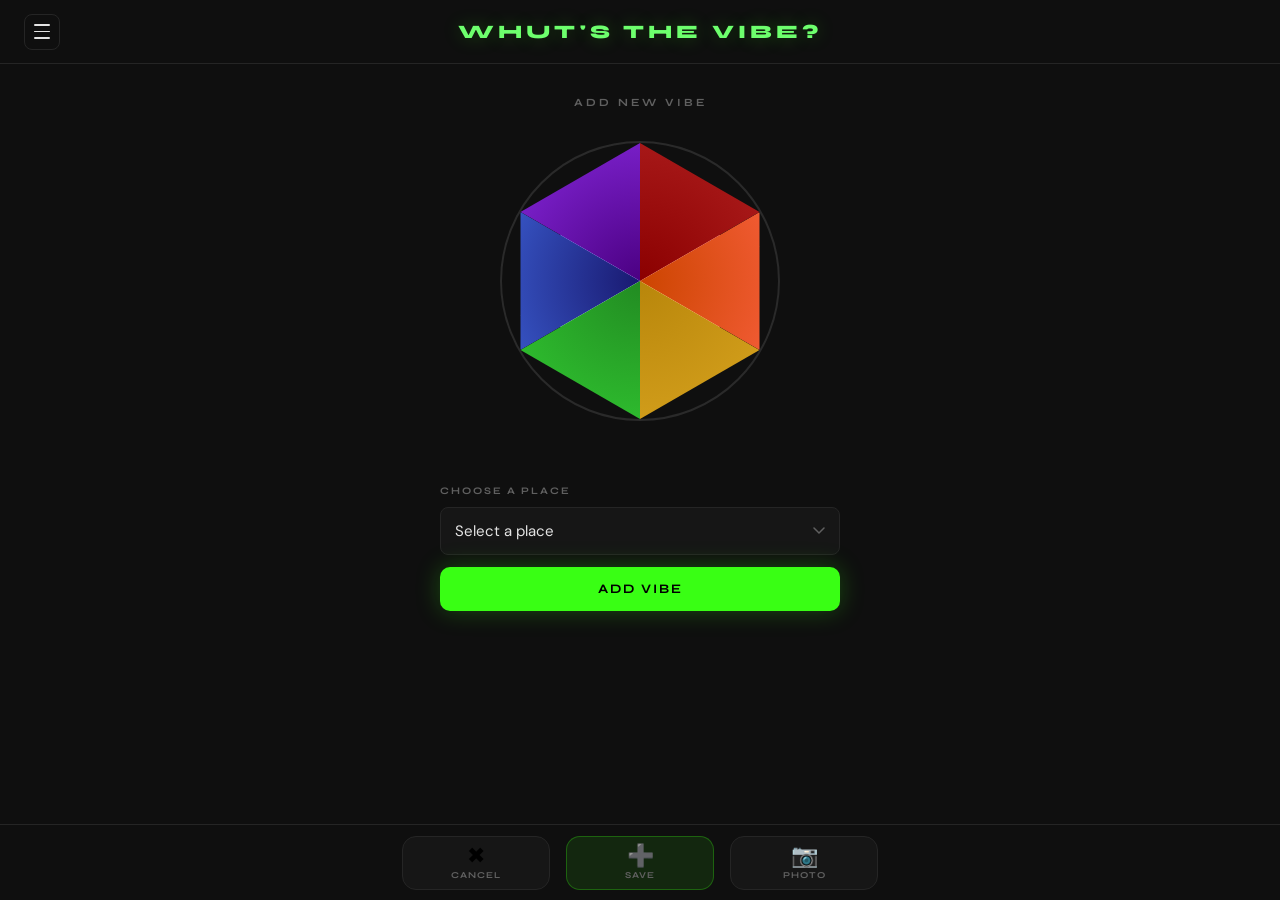
<file: _backup-260304/add-vibe.bak2.html>
<!DOCTYPE html>
<html lang="en">
  <head>
    <meta charset="UTF-8" />
    <meta name="viewport" content="width=device-width, initial-scale=1.0, viewport-fit=cover" />
    <meta name="description" content="Add a new vibe to your collection - Vibe Tracker" />
    <meta name="keywords" content="add vibe, new vibe" />
    <meta name="author" content="Vibe Tracker App" />
    <meta name="robots" content="index, follow" />
    <meta name="theme-color" content="#0f0f0f" />

    <!-- Open Graph -->
    <meta property="og:type" content="website" />
    <meta property="og:url" content="https://vibetracker.app/add-vibe" />
    <meta property="og:title" content="Add Vibe - Vibe Tracker" />
    <meta property="og:description" content="Add a new vibe to your collection" />
    <meta property="og:image" content="https://vibetracker.app/og-image.jpg" />

    <!-- Twitter -->
    <meta property="twitter:card" content="summary_large_image" />
    <meta property="twitter:url" content="https://vibetracker.app/add-vibe" />
    <meta property="twitter:title" content="Add Vibe - Vibe Tracker" />
    <meta property="twitter:description" content="Add a new vibe to your collection" />
    <meta property="twitter:image" content="https://vibetracker.app/og-image.jpg" />

    <!-- PWA / Apple -->
    <meta name="apple-mobile-web-app-capable" content="yes" />
    <meta name="apple-mobile-web-app-status-bar-style" content="black-translucent" />
    <meta name="apple-mobile-web-app-title" content="Vibe Tracker" />
    <meta name="format-detection" content="telephone=no" />

    <title>Add Vibe - Vibe Tracker</title>
    <link rel="preconnect" href="https://fonts.googleapis.com" />
    <link rel="preconnect" href="https://fonts.gstatic.com" crossorigin />
    <link href="https://fonts.googleapis.com/css2?family=Syne:wght@700;800&family=DM+Sans:opsz,wght@9..40,400;9..40,500&display=swap" rel="stylesheet" />
    <link rel="stylesheet" href="styles.css" />
    <style>
      /* ===== ADD VIBE PAGE ===== */

      /* Override main-content: this page is a scrollable form, not a map */
      .main-content {
        overflow-y: auto;
        -webkit-overflow-scrolling: touch;
        display: flex;
        flex-direction: column;
        align-items: center;
        gap: 28px;
        padding: 24px 20px;
      }

      .page-title {
        font-family: var(--ff-display);
        font-weight: 700;
        font-size: 11px;
        letter-spacing: 3px;
        text-transform: uppercase;
        color: var(--text-muted);
        text-align: center;
        width: 100%;
      }

      /* ===== COLOR WHEEL ===== */
      .color-wheel-container {
        position: relative;
        display: flex;
        flex-direction: column;
        align-items: center;
        gap: 14px;
        width: 100%;
      }

      .color-wheel {
        position: relative;
        width: 240px;
        height: 240px;
        border-radius: 50%;
        overflow: hidden;
        border: 2px solid #2a2a2a;
        flex-shrink: 0;
      }

      .segment {
        position: absolute;
        width: 100%;
        height: 100%;
        transform-origin: center center;
        cursor: pointer;
        transition: filter 0.15s;
      }

      .segment:hover { filter: brightness(1.18); }

      .segment-inner { clip-path: polygon(50% 50%, 50% 25%, 93.3% 37.5%, 50% 50%); }
      .segment-outer { clip-path: polygon(50% 50%, 50% 0%, 93.3% 25%, 50% 50%); }

      .segment.selected { filter: brightness(1.3) drop-shadow(0 0 6px rgba(57,255,20,0.5)); }

      /* Big Party */
      .red-inner   { background: radial-gradient(circle at center, #ffb3b3, #ff8a8a); transform: rotate(0deg); }
      .red-outer   { background: radial-gradient(circle at center, #8b0000, #b22222); transform: rotate(0deg); }
      /* Serious Topics */
      .orange-inner { background: radial-gradient(circle at center, #ffd4aa, #ffbd80); transform: rotate(60deg); }
      .orange-outer { background: radial-gradient(circle at center, #cc4500, #ff6347); transform: rotate(60deg); }
      /* Play */
      .yellow-inner { background: radial-gradient(circle at center, #fff4aa, #ffeb80); transform: rotate(120deg); }
      .yellow-outer { background: radial-gradient(circle at center, #b8860b, #daa520); transform: rotate(120deg); }
      /* Hectic Nature */
      .green-inner  { background: radial-gradient(circle at center, #b3ffb3, #8aff8a); transform: rotate(180deg); }
      .green-outer  { background: radial-gradient(circle at center, #228b22, #32cd32); transform: rotate(180deg); }
      /* Anti-stress */
      .blue-inner   { background: radial-gradient(circle at center, #b3b3ff, #8a8aff); transform: rotate(240deg); }
      .blue-outer   { background: radial-gradient(circle at center, #191970, #4169e1); transform: rotate(240deg); }
      /* Eat and Drink */
      .purple-inner { background: radial-gradient(circle at center, #d4b3ff, #c28aff); transform: rotate(300deg); }
      .purple-outer { background: radial-gradient(circle at center, #4b0082, #8a2be2); transform: rotate(300deg); }

      /* Tooltip: appears as label below the wheel */
      .vibe-tooltip {
        font-family: var(--ff-display);
        font-weight: 700;
        font-size: 11px;
        letter-spacing: 2px;
        text-transform: uppercase;
        color: transparent;
        height: 18px;
        text-align: center;
        transition: color 0.15s;
        user-select: none;
      }

      .vibe-tooltip.show { color: var(--accent); }

      /* ===== SELECTED VIBE ===== */
      .selected-vibe {
        width: 100%;
        text-align: center;
        padding: 14px 16px;
        border: 1px solid var(--border);
        border-radius: 10px;
        background: var(--surface);
        display: none;
      }

      .selected-vibe.show { display: block; }

      .selected-vibe-name {
        font-family: var(--ff-display);
        font-weight: 700;
        font-size: 16px;
        color: var(--accent);
        margin-bottom: 4px;
      }

      .selected-vibe-description {
        font-size: 13px;
        color: var(--text-muted);
      }

      /* ===== PLACE SELECTION ===== */
      .place-selection {
        width: 100%;
        display: flex;
        flex-direction: column;
        gap: 10px;
      }

      .place-selection label {
        font-family: var(--ff-display);
        font-weight: 700;
        font-size: 10px;
        letter-spacing: 2px;
        text-transform: uppercase;
        color: var(--text-muted);
      }

      .place-selection select {
        width: 100%;
        padding: 13px 36px 13px 14px;
        background: var(--surface);
        border: 1px solid var(--border);
        border-radius: 8px;
        color: var(--text);
        font-family: var(--ff-body);
        font-size: 15px;
        appearance: none;
        -webkit-appearance: none;
        background-image: url("data:image/svg+xml,%3Csvg xmlns='http://www.w3.org/2000/svg' width='12' height='8' viewBox='0 0 12 8'%3E%3Cpath d='M1 1l5 5 5-5' stroke='%23606060' stroke-width='1.5' fill='none' stroke-linecap='round'/%3E%3C/svg%3E");
        background-repeat: no-repeat;
        background-position: right 14px center;
        cursor: pointer;
        transition: border-color 0.15s;
      }

      .place-selection select:focus {
        outline: none;
        border-color: var(--accent);
      }

      .add-vibe-btn {
        width: 100%;
        padding: 14px;
        background: var(--accent);
        color: #000;
        border: none;
        border-radius: 10px;
        font-family: var(--ff-display);
        font-weight: 700;
        font-size: 13px;
        letter-spacing: 2px;
        text-transform: uppercase;
        cursor: pointer;
        transition: opacity 0.15s, transform 0.1s;
        box-shadow: 0 0 24px var(--accent-glow);
        margin-top: 2px;
      }

      .add-vibe-btn:hover { opacity: 0.88; }
      .add-vibe-btn:active { transform: scale(0.98); }

      /* ===== RESPONSIVE ===== */
      @media (min-width: 768px) {
        .main-content {
          padding: 32px 40px;
          gap: 32px;
        }

        .color-wheel {
          width: 280px;
          height: 280px;
        }

        .place-selection,
        .selected-vibe {
          max-width: 400px;
        }
      }

      @media (max-width: 360px) {
        .color-wheel {
          width: 200px;
          height: 200px;
        }
      }
    </style>
  </head>
  <body>
    <div class="app-container">

      <!-- Top Bar -->
      <header class="top-bar">
        <button class="hamburger-menu" aria-label="Open navigation menu" aria-expanded="false">
          <span></span>
          <span></span>
          <span></span>
        </button>
        <h1 class="logo">Whut's the Vibe?</h1>
        <div class="top-bar-end" aria-hidden="true"></div>
      </header>

      <!-- Side Navigation -->
      <nav class="side-nav" aria-label="Main navigation">
        <ul>
          <li><a href="index.html" class="nav-link">Home</a></li>
          <li><a href="vibes.html" class="nav-link">Vibes</a></li>
          <li><a href="add-vibe.html" class="nav-link active" aria-current="page">Add Vibe</a></li>
          <li><a href="vibe-check.html" class="nav-link">Vibe Check</a></li>
          <li><a href="favourites.html" class="nav-link">Favourites</a></li>
        </ul>
      </nav>

      <!-- Overlay -->
      <div class="overlay"></div>

      <!-- Main Content -->
      <main class="main-content" aria-label="Add new vibe form">
        <p class="page-title">Add New Vibe</p>

        <!-- Color Wheel -->
        <div class="color-wheel-container">
          <div class="color-wheel" id="colorWheel">
            <!-- Inner segments (light) -->
            <div class="segment segment-inner red-inner"    data-vibe="big-party"     data-name="Big Party"     data-description="Ready to celebrate and have fun"></div>
            <div class="segment segment-inner orange-inner" data-vibe="serious-topics" data-name="Serious Topics" data-description="Time for meaningful conversations"></div>
            <div class="segment segment-inner yellow-inner" data-vibe="play"           data-name="Play"           data-description="Let's have some lighthearted fun"></div>
            <div class="segment segment-inner green-inner"  data-vibe="hectic-nature"  data-name="Hectic Nature"  data-description="Feeling energetic and active"></div>
            <div class="segment segment-inner blue-inner"   data-vibe="anti-stress"   data-name="Anti-stress"   data-description="Need to relax and unwind"></div>
            <div class="segment segment-inner purple-inner" data-vibe="eat-drink"     data-name="Eat and Drink" data-description="Time for good food and drinks"></div>
            <!-- Outer segments (dark) -->
            <div class="segment segment-outer red-outer"    data-vibe="big-party"     data-name="Big Party"     data-description="Ready to celebrate and have fun"></div>
            <div class="segment segment-outer orange-outer" data-vibe="serious-topics" data-name="Serious Topics" data-description="Time for meaningful conversations"></div>
            <div class="segment segment-outer yellow-outer" data-vibe="play"           data-name="Play"           data-description="Let's have some lighthearted fun"></div>
            <div class="segment segment-outer green-outer"  data-vibe="hectic-nature"  data-name="Hectic Nature"  data-description="Feeling energetic and active"></div>
            <div class="segment segment-outer blue-outer"   data-vibe="anti-stress"   data-name="Anti-stress"   data-description="Need to relax and unwind"></div>
            <div class="segment segment-outer purple-outer" data-vibe="eat-drink"     data-name="Eat and Drink" data-description="Time for good food and drinks"></div>
          </div>
          <div class="vibe-tooltip" id="vibeTooltip"></div>
        </div>

        <!-- Place Selection -->
        <div class="place-selection">
          <label for="place-select">Choose a place</label>
          <select id="place-select" name="place">
            <option value="">Select a place</option>
            <option value="central-park-cafe">Central Park Cafe</option>
            <option value="river-view-restaurant">River View Restaurant</option>
            <option value="downtown-art-gallery">Downtown Art Gallery</option>
            <option value="sunset-beach-bar">Sunset Beach Bar</option>
            <option value="mountain-view-lookout">Mountain View Lookout</option>
            <option value="cozy-bookstore">Cozy Corner Bookstore</option>
            <option value="rooftop-lounge">Rooftop Lounge</option>
            <option value="local-gym">Local Fitness Center</option>
            <option value="community-park">Community Park</option>
            <option value="music-venue">Live Music Venue</option>
          </select>
          <button class="add-vibe-btn" id="addVibeBtn">Add Vibe</button>
        </div>
      </main>

      <!-- Bottom Dock -->
      <div class="bottom-dock" aria-label="Action buttons">
        <button class="action-btn" data-action="cancel" aria-label="Cancel">
          <span class="icon">✖</span>
          <span class="btn-label">Cancel</span>
        </button>
        <button class="action-btn selected" data-action="save" aria-label="Save vibe">
          <span class="icon">➕</span>
          <span class="btn-label">Save</span>
        </button>
        <button class="action-btn" data-action="photo" aria-label="Add photo">
          <span class="icon">📷</span>
          <span class="btn-label">Photo</span>
        </button>
      </div>

    </div>

    <script>
      // Add Vibe Page JavaScript
      (function () {
        "use strict";

        // DOM Elements
        const hamburgerMenu = document.querySelector(".hamburger-menu");
        const sideNav = document.querySelector(".side-nav");
        const overlay = document.querySelector(".overlay");
        const colorWheel = document.getElementById("colorWheel");
        const wheelSegments = document.querySelectorAll(".segment");
        const vibeTooltip = document.getElementById("vibeTooltip");
        const placeSelect = document.getElementById("place-select");
        const addVibeBtn = document.getElementById("addVibeBtn");
        const actionButtons = document.querySelectorAll(".action-btn");

        let currentPlace = null;

        // Initialize app
        function init() {
          setupEventListeners();
          updateActiveNavLink();
        }

        // Setup all event listeners
        function setupEventListeners() {
          // Hamburger menu
          if (hamburgerMenu) {
            hamburgerMenu.addEventListener("click", toggleSideNav);
          }

          // Overlay
          if (overlay) {
            overlay.addEventListener("click", closeSideNav);
          }

          // Wheel segments
          wheelSegments.forEach((segment) => {
            segment.addEventListener("click", handleSegmentClick);
            segment.addEventListener("mouseenter", showTooltip);
            segment.addEventListener("mouseleave", hideTooltip);
            segment.addEventListener("touchstart", showTooltip, { passive: true });
            segment.addEventListener("touchend", hideTooltip, { passive: true });
          });

          // Place selection
          placeSelect.addEventListener("change", handlePlaceChange);

          // Add vibe button
          if (addVibeBtn) {
            addVibeBtn.addEventListener("click", handleAddVibeClick);
          }

          // Action buttons
          actionButtons.forEach((button) => {
            button.addEventListener("click", handleActionButtonClick);
          });

          // Escape key
          document.addEventListener("keydown", handleGlobalKeydown);
        }

        // Toggle side navigation
        function toggleSideNav() {
          const isActive = sideNav.classList.contains("active");
          if (isActive) {
            closeSideNav();
          } else {
            openSideNav();
          }
        }

        // Open side navigation
        function openSideNav() {
          sideNav.classList.add("active");
          overlay.classList.add("active");
          hamburgerMenu.classList.add("active");
          hamburgerMenu.setAttribute("aria-expanded", "true");
          document.body.style.overflow = "hidden";
        }

        // Close side navigation
        function closeSideNav() {
          sideNav.classList.remove("active");
          overlay.classList.remove("active");
          hamburgerMenu.classList.remove("active");
          hamburgerMenu.setAttribute("aria-expanded", "false");
          document.body.style.overflow = "";
        }

        // Handle segment clicks
        function handleSegmentClick(e) {
          const segment = e.currentTarget;
          const name = segment.getAttribute("data-name");
          const description = segment.getAttribute("data-description");

          console.log(`Selected vibe: ${name} - ${description}`);
          showNotification(`Selected: ${name}`);
        }

        // Show tooltip
        function showTooltip(e) {
          const segment = e.currentTarget;
          const name = segment.getAttribute("data-name");
          vibeTooltip.textContent = name;
          vibeTooltip.classList.add("show");
        }

        // Hide tooltip
        function hideTooltip() {
          vibeTooltip.classList.remove("show");
        }

        // Handle place selection change
        function handlePlaceChange(e) {
          currentPlace = e.target.value;
          console.log(`Selected place: ${currentPlace}`);
        }

        // Handle add vibe button click
        function handleAddVibeClick() {
          if (currentPlace) {
            console.log(`Adding vibe at place: ${currentPlace}`);
            showNotification(
              `Vibe added at ${placeSelect.options[placeSelect.selectedIndex].text}!`
            );
            setTimeout(() => {
              window.location.href = "index.html";
            }, 1500);
          } else {
            showNotification("Please select a place first!");
          }
        }

        // Handle action button clicks
        function handleActionButtonClick(e) {
          const button = e.currentTarget;
          const action = button.getAttribute("data-action");
          handleAction(action, button);
        }

        // Handle specific actions
        function handleAction(action, button) {
          switch (action) {
            case "save":
              if (!addVibeBtn.disabled) {
                addVibe();
              }
              break;
            case "cancel":
              if (window.history.length > 1) {
                window.history.back();
              } else {
                window.location.href = "index.html";
              }
              break;
            case "photo":
              showNotification("Photo feature coming soon!");
              break;
            default:
              console.log(`Action ${action} not implemented yet`);
          }
        }

        // Add vibe
        function addVibe() {
          const vibeData = {
            vibe: currentVibe,
            place: currentPlace,
            timestamp: new Date().toISOString(),
          };
          console.log("Adding vibe:", vibeData);
          showNotification("Vibe added successfully!");
          setTimeout(() => {
            window.location.href = "index.html";
          }, 1500);
        }

        // Update active navigation link
        function updateActiveNavLink() {
          const currentPage =
            window.location.pathname.split("/").pop() || "index.html";
          const navLinks = document.querySelectorAll(".nav-link");

          navLinks.forEach((link) => {
            link.classList.remove("active");
            link.removeAttribute("aria-current");

            const linkHref = link.getAttribute("href");
            if (
              linkHref === currentPage ||
              (currentPage === "add-vibe.html" && linkHref === "add-vibe.html")
            ) {
              link.classList.add("active");
              link.setAttribute("aria-current", "page");
            }
          });
        }

        // Handle global keydown events
        function handleGlobalKeydown(e) {
          if (e.key === "Escape" && sideNav.classList.contains("active")) {
            closeSideNav();
          }
        }

        // Show notification
        function showNotification(message) {
          const notification = document.createElement("div");
          notification.className = "notification";
          notification.textContent = message;
          notification.setAttribute("role", "alert");

          Object.assign(notification.style, {
            position: "fixed",
            top: "50%",
            left: "50%",
            transform: "translate(-50%, -50%)",
            backgroundColor: "#000",
            color: "#fff",
            padding: "12px 24px",
            borderRadius: "8px",
            zIndex: "10000",
            fontSize: "14px",
            textAlign: "center",
            opacity: "0",
            transition: "opacity 0.3s ease",
          });

          document.body.appendChild(notification);

          setTimeout(() => {
            notification.style.opacity = "1";
          }, 10);

          setTimeout(() => {
            notification.style.opacity = "0";
            setTimeout(() => {
              if (notification.parentNode) {
                notification.parentNode.removeChild(notification);
              }
            }, 300);
          }, 3000);
        }

        // Initialize app when DOM is ready
        if (document.readyState === "loading") {
          document.addEventListener("DOMContentLoaded", init);
        } else {
          init();
        }
      })();
    </script>
  </body>
</html>
</file>
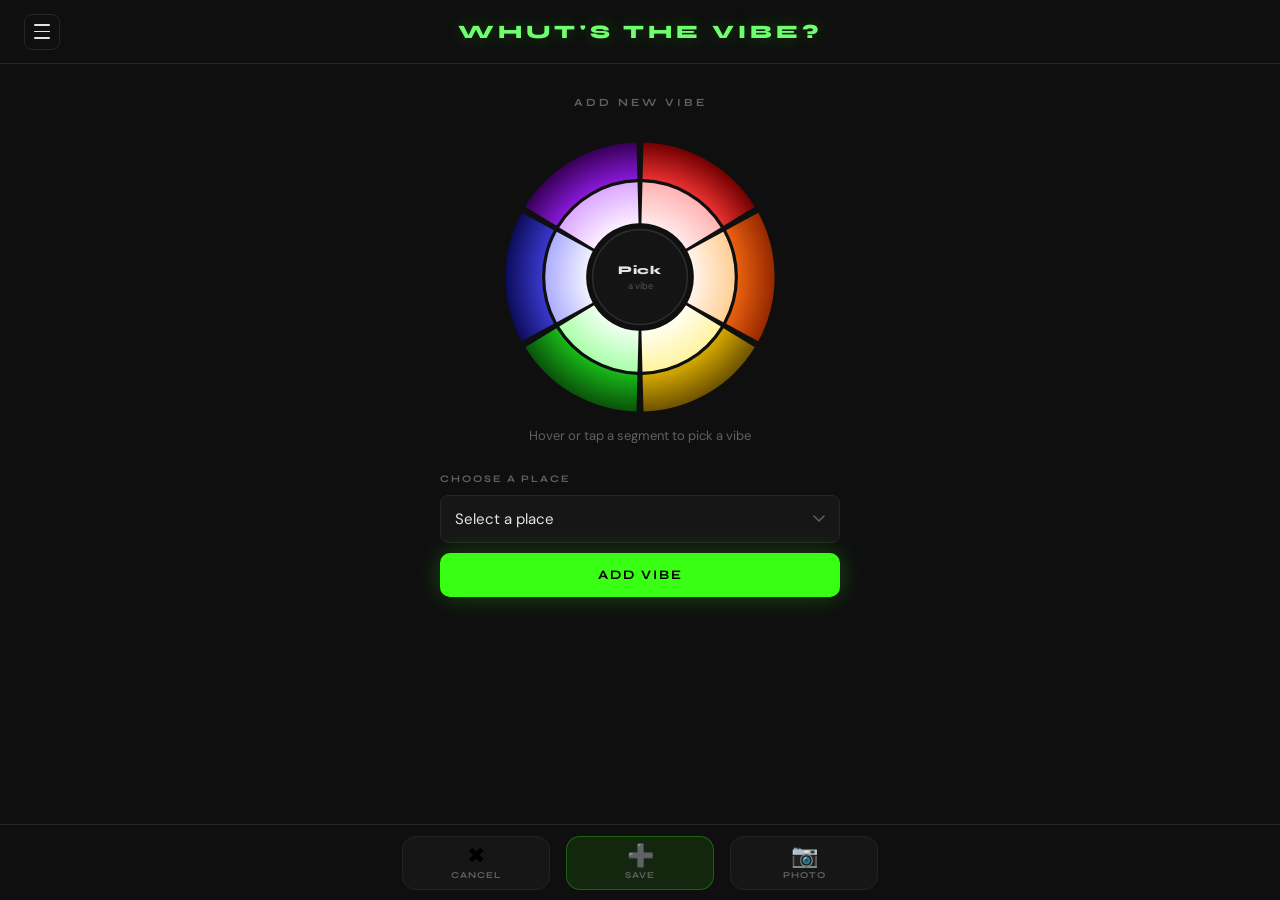
<file: _backup-260304/add-vibe.html>
<!DOCTYPE html>
<html lang="en">
  <head>
    <meta charset="UTF-8" />
    <meta name="viewport" content="width=device-width, initial-scale=1.0, viewport-fit=cover" />
    <meta name="description" content="Add a new vibe to your collection - Vibe Tracker" />
    <meta name="keywords" content="add vibe, new vibe" />
    <meta name="author" content="Vibe Tracker App" />
    <meta name="robots" content="index, follow" />
    <meta name="theme-color" content="#0f0f0f" />

    <!-- Open Graph -->
    <meta property="og:type" content="website" />
    <meta property="og:url" content="https://vibetracker.app/add-vibe" />
    <meta property="og:title" content="Add Vibe - Vibe Tracker" />
    <meta property="og:description" content="Add a new vibe to your collection" />
    <meta property="og:image" content="https://vibetracker.app/og-image.jpg" />

    <!-- Twitter -->
    <meta property="twitter:card" content="summary_large_image" />
    <meta property="twitter:url" content="https://vibetracker.app/add-vibe" />
    <meta property="twitter:title" content="Add Vibe - Vibe Tracker" />
    <meta property="twitter:description" content="Add a new vibe to your collection" />
    <meta property="twitter:image" content="https://vibetracker.app/og-image.jpg" />

    <!-- PWA / Apple -->
    <meta name="apple-mobile-web-app-capable" content="yes" />
    <meta name="apple-mobile-web-app-status-bar-style" content="black-translucent" />
    <meta name="apple-mobile-web-app-title" content="Vibe Tracker" />
    <meta name="format-detection" content="telephone=no" />

    <title>Add Vibe - Vibe Tracker</title>
    <link rel="preconnect" href="https://fonts.googleapis.com" />
    <link rel="preconnect" href="https://fonts.gstatic.com" crossorigin />
    <link href="https://fonts.googleapis.com/css2?family=Syne:wght@700;800&family=DM+Sans:opsz,wght@9..40,400;9..40,500&display=swap" rel="stylesheet" />
    <link rel="stylesheet" href="styles.css" />
    <style>
      /* ===== ADD VIBE PAGE ===== */

      /* This page is a scrollable form, not a map — override main-content */
      .main-content {
        overflow-y: auto;
        -webkit-overflow-scrolling: touch;
        display: flex;
        flex-direction: column;
        align-items: center;
        gap: 24px;
        padding: 24px 20px 32px;
      }

      .page-title {
        font-family: var(--ff-display);
        font-weight: 700;
        font-size: 11px;
        letter-spacing: 3px;
        text-transform: uppercase;
        color: var(--text-muted);
        text-align: center;
        width: 100%;
      }

      /* ===== WHEEL ===== */
      .color-wheel-container {
        display: flex;
        flex-direction: column;
        align-items: center;
        gap: 10px;
        width: 100%;
      }

      #vibeWheel {
        width: 240px;
        height: 240px;
        flex-shrink: 0;
        display: block;
        overflow: visible;
      }

      .vibe-seg {
        cursor: pointer;
        transition: filter 0.12s;
      }

      .vibe-seg:hover,
      .vibe-seg:focus {
        filter: brightness(1.22) drop-shadow(0 0 4px rgba(255,255,255,0.2));
        outline: none;
      }

      .vibe-seg.selected {
        filter: brightness(1.15);
        stroke: #fff;
        stroke-width: 2px;
        paint-order: stroke fill;
      }

      /* SVG text inside wheel */
      .wl-name {
        font-family: 'Syne', sans-serif;
        font-weight: 800;
        font-size: 11px;
        fill: #e4e4e4;
        pointer-events: none;
        letter-spacing: 0.5px;
      }

      .wl-name.has-selection {
        fill: #6dff6d;
      }

      .wl-sub {
        font-family: 'DM Sans', sans-serif;
        font-weight: 400;
        font-size: 8.5px;
        fill: #555;
        pointer-events: none;
      }

      /* Description shown below wheel */
      .wheel-desc {
        font-family: var(--ff-body);
        font-size: 13px;
        color: var(--text-muted);
        text-align: center;
        min-height: 18px;
        padding: 0 8px;
        transition: color 0.15s;
      }

      .wheel-desc.active {
        color: var(--text);
      }

      /* ===== PLACE SELECTION ===== */
      .place-selection {
        width: 100%;
        display: flex;
        flex-direction: column;
        gap: 10px;
      }

      .place-selection label {
        font-family: var(--ff-display);
        font-weight: 700;
        font-size: 10px;
        letter-spacing: 2px;
        text-transform: uppercase;
        color: var(--text-muted);
      }

      .place-selection select {
        width: 100%;
        padding: 13px 36px 13px 14px;
        background: var(--surface);
        border: 1px solid var(--border);
        border-radius: 8px;
        color: var(--text);
        font-family: var(--ff-body);
        font-size: 15px;
        appearance: none;
        -webkit-appearance: none;
        background-image: url("data:image/svg+xml,%3Csvg xmlns='http://www.w3.org/2000/svg' width='12' height='8' viewBox='0 0 12 8'%3E%3Cpath d='M1 1l5 5 5-5' stroke='%23606060' stroke-width='1.5' fill='none' stroke-linecap='round'/%3E%3C/svg%3E");
        background-repeat: no-repeat;
        background-position: right 14px center;
        cursor: pointer;
        transition: border-color 0.15s;
      }

      .place-selection select:focus {
        outline: none;
        border-color: var(--accent);
      }

      .add-vibe-btn {
        width: 100%;
        padding: 14px;
        background: var(--accent);
        color: #000;
        border: none;
        border-radius: 10px;
        font-family: var(--ff-display);
        font-weight: 700;
        font-size: 13px;
        letter-spacing: 2px;
        text-transform: uppercase;
        cursor: pointer;
        transition: opacity 0.15s, transform 0.1s;
        box-shadow: 0 0 24px var(--accent-glow);
      }

      .add-vibe-btn:hover { opacity: 0.88; }
      .add-vibe-btn:active { transform: scale(0.98); }

      /* ===== RESPONSIVE ===== */
      @media (min-width: 768px) {
        .main-content {
          padding: 32px 40px 40px;
          gap: 28px;
        }

        #vibeWheel {
          width: 280px;
          height: 280px;
        }

        .place-selection {
          max-width: 400px;
        }
      }

      @media (max-width: 360px) {
        #vibeWheel {
          width: 210px;
          height: 210px;
        }
      }
    </style>
  </head>
  <body>
    <div class="app-container">

      <!-- Top Bar -->
      <header class="top-bar">
        <button class="hamburger-menu" aria-label="Open navigation menu" aria-expanded="false">
          <span></span>
          <span></span>
          <span></span>
        </button>
        <h1 class="logo">Whut's the Vibe?</h1>
        <div class="top-bar-end" aria-hidden="true"></div>
      </header>

      <!-- Side Navigation -->
      <nav class="side-nav" aria-label="Main navigation">
        <ul>
          <li><a href="index.html" class="nav-link">Home</a></li>
          <li><a href="vibes.html" class="nav-link">Vibes</a></li>
          <li><a href="add-vibe.html" class="nav-link active" aria-current="page">Add Vibe</a></li>
          <li><a href="vibe-check.html" class="nav-link">Vibe Check</a></li>
          <li><a href="favourites.html" class="nav-link">Favourites</a></li>
        </ul>
      </nav>

      <!-- Overlay -->
      <div class="overlay"></div>

      <!-- Main Content -->
      <main class="main-content" aria-label="Add new vibe form">
        <p class="page-title">Add New Vibe</p>

        <!-- Colour Wheel -->
        <div class="color-wheel-container">
          <svg
            id="vibeWheel"
            viewBox="0 0 260 260"
            role="listbox"
            aria-label="Select a vibe"
          ></svg>
          <p class="wheel-desc" id="wheelDesc">Hover or tap a segment to pick a vibe</p>
        </div>

        <!-- Place Selection -->
        <div class="place-selection">
          <label for="place-select">Choose a place</label>
          <select id="place-select" name="place">
            <option value="">Select a place</option>
            <option value="central-park-cafe">Central Park Cafe</option>
            <option value="river-view-restaurant">River View Restaurant</option>
            <option value="downtown-art-gallery">Downtown Art Gallery</option>
            <option value="sunset-beach-bar">Sunset Beach Bar</option>
            <option value="mountain-view-lookout">Mountain View Lookout</option>
            <option value="cozy-bookstore">Cozy Corner Bookstore</option>
            <option value="rooftop-lounge">Rooftop Lounge</option>
            <option value="local-gym">Local Fitness Center</option>
            <option value="community-park">Community Park</option>
            <option value="music-venue">Live Music Venue</option>
          </select>
          <button class="add-vibe-btn" id="addVibeBtn">Add Vibe</button>
        </div>
      </main>

      <!-- Bottom Dock -->
      <div class="bottom-dock" aria-label="Action buttons">
        <button class="action-btn" data-action="cancel" aria-label="Cancel">
          <span class="icon">✖</span>
          <span class="btn-label">Cancel</span>
        </button>
        <button class="action-btn selected" data-action="save" aria-label="Save vibe">
          <span class="icon">➕</span>
          <span class="btn-label">Save</span>
        </button>
        <button class="action-btn" data-action="photo" aria-label="Add photo">
          <span class="icon">📷</span>
          <span class="btn-label">Photo</span>
        </button>
      </div>

    </div>

    <script>
      (function () {
        'use strict';

        // ── State ──────────────────────────────────────────────────────────
        let currentVibe  = null;
        let currentPlace = null;

        // ── DOM ────────────────────────────────────────────────────────────
        const hamburgerMenu  = document.querySelector('.hamburger-menu');
        const sideNav        = document.querySelector('.side-nav');
        const overlay        = document.querySelector('.overlay');
        const placeSelect    = document.getElementById('place-select');
        const addVibeBtn     = document.getElementById('addVibeBtn');
        const actionButtons  = document.querySelectorAll('.action-btn');

        // ── Init ───────────────────────────────────────────────────────────
        function init() {
          buildVibeWheel();
          setupEventListeners();
          updateActiveNavLink();
        }

        // ══════════════════════════════════════════════════════════════════
        //  VIBE WHEEL
        // ══════════════════════════════════════════════════════════════════
        function buildVibeWheel() {
          const svg = document.getElementById('vibeWheel');
          if (!svg) return;

          const ns = 'http://www.w3.org/2000/svg';

          // Geometry
          const CX = 130, CY = 130;
          const R_HOLE      = 46;  // centre circle radius
          const R_INNER_IN  = 50;  // inner ring: starts here
          const R_INNER_OUT = 88;  // inner ring: ends here
          const R_OUTER_IN  = 91;  // outer ring: starts here (3px gap)
          const R_OUTER_OUT = 125; // outer ring: ends here
          const GAP         = 1.5; // degrees trimmed from each side of a slice

          // 12 vibes: 6 colours × 2 rings
          // stops: [centre, inner-mid, outer-mid, outer-edge]
          const VIBES = [
            {
              id: 'red',
              stops: ['#ffe8e8', '#ffb3b3', '#e83030', '#720000'],
              inner: { vibe: 'social',     name: 'Social',     desc: 'Easy going energy, good company' },
              outer: { vibe: 'big-party',  name: 'Party',      desc: 'High energy, all-out celebration' }
            },
            {
              id: 'orange',
              stops: ['#fff3e8', '#ffcf96', '#e86010', '#952800'],
              inner: { vibe: 'chat',       name: 'Chat',       desc: 'Relaxed and meaningful conversation' },
              outer: { vibe: 'serious',    name: 'Serious',    desc: 'Focused, important discussion' }
            },
            {
              id: 'yellow',
              stops: ['#fffff0', '#fff3a0', '#d4a800', '#6e5200'],
              inner: { vibe: 'playful',    name: 'Playful',    desc: 'Fun, light and carefree' },
              outer: { vibe: 'active',     name: 'Active',     desc: 'Energetic and on the move' }
            },
            {
              id: 'green',
              stops: ['#efffef', '#aaffaa', '#18b818', '#0a520a'],
              inner: { vibe: 'nature',     name: 'Nature',     desc: 'Calm, grounding, fresh air' },
              outer: { vibe: 'hectic',     name: 'Hectic',     desc: 'Wild, energetic outdoor adventure' }
            },
            {
              id: 'blue',
              stops: ['#efefff', '#adadff', '#3838cc', '#0c0c5a'],
              inner: { vibe: 'chill',      name: 'Chill',      desc: 'Relaxed, no pressure, easy vibes' },
              outer: { vibe: 'zen',        name: 'Zen',        desc: 'Deep calm and full stress relief' }
            },
            {
              id: 'purple',
              stops: ['#fceeff', '#dba8ff', '#8818d8', '#380058'],
              inner: { vibe: 'snacks',     name: 'Snacks',     desc: 'Casual bites and light drinks' },
              outer: { vibe: 'feast',      name: 'Feast',      desc: 'Full dining and drinking session' }
            }
          ];

          // ── Helpers ────────────────────────────────────────────────────
          function p2c(r, deg) {
            const rad = (deg - 90) * Math.PI / 180;
            return { x: CX + r * Math.cos(rad), y: CY + r * Math.sin(rad) };
          }

          function arcPath(r1, r2, sa, ea) {
            const A = p2c(r2, sa), B = p2c(r2, ea);
            const C = p2c(r1, ea), D = p2c(r1, sa);
            const lg = (ea - sa) > 180 ? 1 : 0;
            return `M${A.x},${A.y} A${r2},${r2},0,${lg},1,${B.x},${B.y}` +
                   ` L${C.x},${C.y} A${r1},${r1},0,${lg},0,${D.x},${D.y}Z`;
          }

          function el(tag, attrs) {
            const e = document.createElementNS(ns, tag);
            Object.entries(attrs).forEach(([k, v]) => e.setAttribute(k, v));
            return e;
          }

          // ── Defs: one radial gradient per colour ───────────────────────
          const defs = el('defs', {});

          VIBES.forEach(v => {
            const g = el('radialGradient', {
              id: `vg-${v.id}`,
              cx: CX, cy: CY,
              r: R_OUTER_OUT,
              gradientUnits: 'userSpaceOnUse'
            });

            // Map stop positions onto actual radii so the gradient feels
            // continuous across both rings: light at the hole edge, dark at outer rim.
            [
              ['0%',                                              v.stops[0]],
              [(R_INNER_IN  / R_OUTER_OUT * 100).toFixed(1)+'%', v.stops[0]],
              [(R_INNER_OUT / R_OUTER_OUT * 100).toFixed(1)+'%', v.stops[1]],
              [(R_OUTER_IN  / R_OUTER_OUT * 100).toFixed(1)+'%', v.stops[2]],
              ['100%',                                            v.stops[3]]
            ].forEach(([offset, color]) => {
              const s = el('stop', { offset, 'stop-color': color });
              g.appendChild(s);
            });

            defs.appendChild(g);
          });

          svg.appendChild(defs);

          // ── Segments ───────────────────────────────────────────────────
          const wheelDesc  = document.getElementById('wheelDesc');
          let selectedSeg  = null;

          // Label elements (created below, referenced here for hover)
          let labelName, labelSub;

          VIBES.forEach((v, i) => {
            const sa = i * 60 + GAP;
            const ea = (i + 1) * 60 - GAP;

            [
              { r1: R_INNER_IN, r2: R_INNER_OUT, d: v.inner },
              { r1: R_OUTER_IN, r2: R_OUTER_OUT, d: v.outer }
            ].forEach(ring => {
              const path = el('path', {
                d:          arcPath(ring.r1, ring.r2, sa, ea),
                fill:       `url(#vg-${v.id})`,
                role:       'option',
                tabindex:   '0',
                'aria-label': ring.d.name
              });
              path.dataset.vibe  = ring.d.vibe;
              path.dataset.name  = ring.d.name;
              path.dataset.desc  = ring.d.desc;
              path.classList.add('vibe-seg');

              function updateCenter(name, sub) {
                if (labelName) labelName.textContent = name;
                if (labelSub)  labelSub.textContent  = sub;
              }

              path.addEventListener('mouseenter', () => {
                updateCenter(ring.d.name, ring.d.vibe.replace(/-/g,' '));
                if (wheelDesc) {
                  wheelDesc.textContent = ring.d.desc;
                  wheelDesc.classList.add('active');
                }
              });

              path.addEventListener('mouseleave', () => {
                if (selectedSeg) {
                  updateCenter(selectedSeg.dataset.name, '✓ selected');
                  if (wheelDesc) {
                    wheelDesc.textContent = selectedSeg.dataset.desc;
                    wheelDesc.classList.add('active');
                  }
                } else {
                  updateCenter('Pick', 'a vibe');
                  if (wheelDesc) {
                    wheelDesc.textContent = 'Hover or tap a segment to pick a vibe';
                    wheelDesc.classList.remove('active');
                  }
                }
              });

              function doSelect() {
                if (selectedSeg) selectedSeg.classList.remove('selected');
                selectedSeg = path;
                path.classList.add('selected');
                currentVibe = ring.d.vibe;
                updateCenter(ring.d.name, '✓ selected');
                if (labelName) labelName.classList.add('has-selection');
                if (wheelDesc) {
                  wheelDesc.textContent = ring.d.desc;
                  wheelDesc.classList.add('active');
                }
                showNotification('Vibe: ' + ring.d.name);
              }

              path.addEventListener('click', doSelect);
              path.addEventListener('touchend', e => { e.preventDefault(); doSelect(); }, { passive: false });
              path.addEventListener('keydown', e => {
                if (e.key === 'Enter' || e.key === ' ') { e.preventDefault(); doSelect(); }
              });

              svg.appendChild(path);
            });
          });

          // ── Centre circle ──────────────────────────────────────────────
          svg.appendChild(el('circle', {
            cx: CX, cy: CY, r: R_HOLE - 2,
            fill: '#141414', stroke: '#2c2c2c', 'stroke-width': '1.5'
          }));

          // ── Centre text ────────────────────────────────────────────────
          labelName = el('text', {
            x: CX, y: CY - 3,
            'text-anchor': 'middle',
            'dominant-baseline': 'auto'
          });
          labelName.classList.add('wl-name');
          labelName.textContent = 'Pick';
          svg.appendChild(labelName);

          labelSub = el('text', {
            x: CX, y: CY + 11,
            'text-anchor': 'middle',
            'dominant-baseline': 'auto'
          });
          labelSub.classList.add('wl-sub');
          labelSub.textContent = 'a vibe';
          svg.appendChild(labelSub);
        }

        // ══════════════════════════════════════════════════════════════════
        //  NAVIGATION & FORM
        // ══════════════════════════════════════════════════════════════════
        function setupEventListeners() {
          if (hamburgerMenu) hamburgerMenu.addEventListener('click', toggleSideNav);
          if (overlay)       overlay.addEventListener('click', closeSideNav);
          if (placeSelect)   placeSelect.addEventListener('change', e => { currentPlace = e.target.value; });
          if (addVibeBtn)    addVibeBtn.addEventListener('click', handleAddVibeClick);

          actionButtons.forEach(btn => btn.addEventListener('click', handleActionButtonClick));
          document.addEventListener('keydown', e => {
            if (e.key === 'Escape' && sideNav.classList.contains('active')) closeSideNav();
          });
        }

        function toggleSideNav() {
          sideNav.classList.contains('active') ? closeSideNav() : openSideNav();
        }

        function openSideNav() {
          sideNav.classList.add('active');
          overlay.classList.add('active');
          hamburgerMenu.classList.add('active');
          hamburgerMenu.setAttribute('aria-expanded', 'true');
          document.body.style.overflow = 'hidden';
        }

        function closeSideNav() {
          sideNav.classList.remove('active');
          overlay.classList.remove('active');
          hamburgerMenu.classList.remove('active');
          hamburgerMenu.setAttribute('aria-expanded', 'false');
          document.body.style.overflow = '';
        }

        function handleAddVibeClick() {
          if (!currentVibe) { showNotification('Please pick a vibe first!'); return; }
          if (!currentPlace) { showNotification('Please select a place!'); return; }
          showNotification('Vibe added!');
          setTimeout(() => { window.location.href = 'index.html'; }, 1500);
        }

        function handleActionButtonClick(e) {
          const action = e.currentTarget.getAttribute('data-action');
          switch (action) {
            case 'save':   handleAddVibeClick(); break;
            case 'cancel':
              window.history.length > 1 ? window.history.back() : (window.location.href = 'index.html');
              break;
            case 'photo':
              showNotification('Photo feature coming soon!'); break;
          }
        }

        function updateActiveNavLink() {
          const currentPage = window.location.pathname.split('/').pop() || 'index.html';
          document.querySelectorAll('.nav-link').forEach(link => {
            link.classList.toggle('active', link.getAttribute('href') === currentPage);
            if (link.getAttribute('href') === currentPage) {
              link.setAttribute('aria-current', 'page');
            } else {
              link.removeAttribute('aria-current');
            }
          });
        }

        function showNotification(message) {
          const n = document.createElement('div');
          n.className = 'notification';
          n.textContent = message;
          n.setAttribute('role', 'alert');
          Object.assign(n.style, {
            position: 'fixed', top: '50%', left: '50%',
            transform: 'translate(-50%, -50%)',
            backgroundColor: '#111', color: '#fff',
            padding: '12px 24px', borderRadius: '8px',
            border: '1px solid #333',
            zIndex: '10000', fontSize: '13px',
            fontFamily: "'Syne', sans-serif", fontWeight: '600',
            textAlign: 'center', opacity: '0',
            transition: 'opacity 0.25s ease',
          });
          document.body.appendChild(n);
          setTimeout(() => { n.style.opacity = '1'; }, 10);
          setTimeout(() => {
            n.style.opacity = '0';
            setTimeout(() => n.parentNode && n.parentNode.removeChild(n), 300);
          }, 2500);
        }

        // ── Boot ───────────────────────────────────────────────────────────
        document.readyState === 'loading'
          ? document.addEventListener('DOMContentLoaded', init)
          : init();
      })();
    </script>
  </body>
</html>
</file>
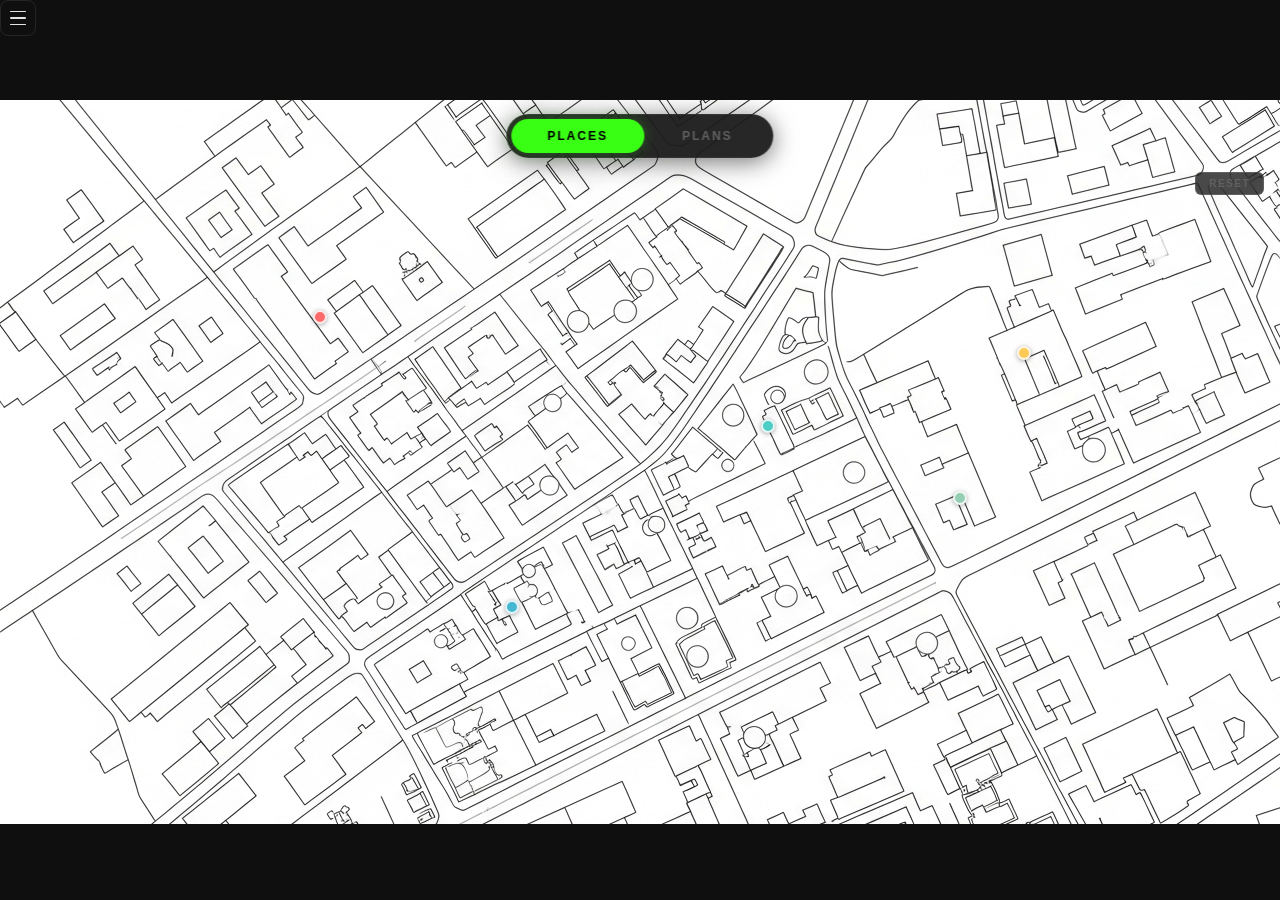
<file: _backup-260304/index.bak.html>
<!DOCTYPE html>
<html lang="en">
  <head>
    <meta charset="UTF-8" />
    <meta name="viewport" content="width=device-width, initial-scale=1.0" />
    <title>Vibe Tracker - Discover Local Vibes & Events</title>
    <meta
      name="description"
      content="Discover local places with great vibes, and find events that match your vibess."
    />
    <meta name="keywords" content="vibe tracker, mood tracking, local events" />
    <meta name="author" content="Vibe Tracker" />
    <link rel="stylesheet" href="styles.css" />
  </head>
  <body>
    <div class="app-container">
      <!-- Hamburger Menu -->
      <button
        class="hamburger-menu"
        aria-label="Open navigation menu"
        aria-expanded="false"
      >
        <span></span>
        <span></span>
        <span></span>
      </button>

      <!-- Side Navigation -->
      <nav class="side-nav" aria-label="Main navigation">
        <ul>
          <li>
            <a href="index.html" class="nav-link active" aria-current="page"
              >Home</a
            >
          </li>
          <li><a href="vibes.html" class="nav-link">Vibes</a></li>
          <li><a href="add-vibe.html" class="nav-link">Add Vibe</a></li>
          <li><a href="vibe-check.html" class="nav-link">Vibe Check</a></li>
          <li><a href="favourites.html" class="nav-link">Favourites</a></li>
        </ul>
      </nav>

      <!-- Overlay -->
      <div class="overlay"></div>

      <!-- Main Content -->
      <main class="main-content">
        <!-- Logo -->
        <div class="logo-container">
          <h1 class="logo">Whut's the Vibe?</h1>
        </div>

        <!-- Main Window with Tabs -->
        <section class="main-window" aria-label="Main content area">
          <div class="tab-container" role="tablist" aria-label="Content tabs">
            <button
              class="tab active"
              role="tab"
              aria-selected="true"
              aria-controls="places-panel"
              id="places-tab"
            >
              PLACES
            </button>
            <button
              class="tab"
              role="tab"
              aria-selected="false"
              aria-controls="plans-panel"
              id="plans-tab"
            >
              PLANS
            </button>
          </div>
          <div class="window-content">
            <div
              class="tab-panel active"
              role="tabpanel"
              aria-labelledby="places-tab"
              id="places-panel"
            >
              <button class="reset-btn" aria-label="Clear map highlights">
                Reset
              </button>
              <div class="map-container">
                <img
                  src="map-mockup.png"
                  alt="Interactive map showing places"
                  class="map-image"
                />
                <canvas
                  class="highlight-canvas"
                  width="800"
                  height="600"
                ></canvas>
                <div class="vibe-indicators">
                  <div
                    class="vibe-dot"
                    style="top: 30%; left: 25%; background-color: #ff6b6b"
                  ></div>
                  <div
                    class="vibe-dot"
                    style="top: 45%; left: 60%; background-color: #4ecdc4"
                  ></div>
                  <div
                    class="vibe-dot"
                    style="top: 70%; left: 40%; background-color: #45b7d1"
                  ></div>
                  <div
                    class="vibe-dot"
                    style="top: 55%; left: 75%; background-color: #96ceb4"
                  ></div>
                  <div
                    class="vibe-dot"
                    style="top: 35%; left: 80%; background-color: #feca57"
                  ></div>
                </div>
              </div>
            </div>
            <div
              class="tab-panel"
              role="tabpanel"
              aria-labelledby="plans-tab"
              id="plans-panel"
            >
              <button class="reset-btn" aria-label="Clear map highlights">
                Reset
              </button>
              <div class="map-container">
                <img
                  src="map-mockup.png"
                  alt="Interactive map showing plans"
                  class="map-image"
                />
                <canvas
                  class="highlight-canvas"
                  width="800"
                  height="600"
                ></canvas>
                <div class="vibe-indicators">
                  <div
                    class="vibe-dot"
                    style="top: 25%; left: 35%; background-color: #ff9ff3"
                  ></div>
                  <div
                    class="vibe-dot"
                    style="top: 50%; left: 50%; background-color: #54a0ff"
                  ></div>
                  <div
                    class="vibe-dot"
                    style="top: 65%; left: 30%; background-color: #5f27cd"
                  ></div>
                  <div
                    class="vibe-dot"
                    style="top: 40%; left: 70%; background-color: #00d2d3"
                  ></div>
                </div>
              </div>
            </div>
          </div>
        </section>

        <!-- Bottom Buttons -->
        <section class="bottom-buttons" aria-label="Action buttons">
          <button
            class="action-btn"
            data-action="down"
            aria-label="Filter"
          >
            <span class="icon">🔻</span>
            <span class="btn-label">Filter</span>
          </button>
          <button
            class="action-btn"
            data-action="add"
            aria-label="Add new item"
          >
            <span class="icon">➕</span>
            <span class="btn-label">Add</span>
          </button>
          <button class="action-btn" data-action="search" aria-label="Search">
            <span class="icon">🔍</span>
            <span class="btn-label">Search</span>
          </button>
        </section>
      </main>
    </div>

    <script src="script.js"></script>
  </body>
</html>
</file>
<file: styles.css>
/* ===== RESET ===== */
*, *::before, *::after {
  margin: 0;
  padding: 0;
  box-sizing: border-box;
}

/* ===== DESIGN TOKENS ===== */
:root {
  --bg:            #0f0f0f;
  --surface:       #161616;
  --surface-2:     #1e1e1e;
  --border:        #252525;
  --text:          #e4e4e4;
  --text-muted:    #606060;

  --accent:        #39ff14;
  --accent-glow:   rgba(57, 255, 20, 0.25);
  --accent-dim:    rgba(57, 255, 20, 0.1);

  --top-h:         56px;
  --dock-h:        68px;

  --ff-display:    'Syne', sans-serif;
  --ff-body:       'DM Sans', sans-serif;

  --ease:          cubic-bezier(0.2, 0, 0, 1);
  --ease-spring:   cubic-bezier(0.34, 1.56, 0.64, 1);
}

/* ===== BASE ===== */
html, body {
  height: 100%;
}

body {
  font-family: var(--ff-body);
  background: var(--bg);
  color: var(--text);
  -webkit-font-smoothing: antialiased;
  -moz-osx-font-smoothing: grayscale;
  overflow: hidden;
  height: 100dvh;
}

/* ===== APP SHELL ===== */
.app-container {
  display: flex;
  flex-direction: column;
  height: 100dvh;
  position: relative;
  overflow: hidden;
}

/* ===== TOP BAR ===== */
.top-bar {
  position: fixed;
  top: 0; left: 0; right: 0;
  height: var(--top-h);
  z-index: 100;
  display: flex;
  align-items: center;
  padding: 0 14px;
  background: var(--bg);
  border-bottom: 1px solid var(--border);
  flex-shrink: 0;
}

.top-bar-end {
  width: 36px;
  flex-shrink: 0;
}

/* ===== HAMBURGER ===== */
.hamburger-menu {
  width: 36px;
  height: 36px;
  background: none;
  border: 1px solid var(--border);
  border-radius: 8px;
  cursor: pointer;
  display: flex;
  flex-direction: column;
  justify-content: center;
  align-items: center;
  gap: 5px;
  flex-shrink: 0;
  transition: background 0.15s var(--ease), border-color 0.15s;
}

.hamburger-menu:hover {
  background: var(--surface-2);
  border-color: #383838;
}

.hamburger-menu span {
  display: block;
  height: 1.5px;
  width: 16px;
  background: var(--text);
  border-radius: 2px;
  transition: transform 0.25s var(--ease), opacity 0.2s;
}

.hamburger-menu.active span:nth-child(1) { transform: rotate(45deg) translate(4.5px, 4.5px); }
.hamburger-menu.active span:nth-child(2) { opacity: 0; }
.hamburger-menu.active span:nth-child(3) { transform: rotate(-45deg) translate(4.5px, -4.5px); }

/* ===== LOGO ===== */
.logo {
  flex: 1;
  text-align: center;
  font-family: var(--ff-display);
  font-weight: 800;
  font-size: 17px;
  letter-spacing: 3px;
  text-transform: uppercase;
  color: #6dff6d;
  text-shadow: 0 0 18px var(--accent-glow);
}

/* ===== SIDE NAV ===== */
.side-nav {
  position: fixed;
  top: 0; left: -300px;
  width: 280px;
  height: 100dvh;
  background: var(--surface);
  border-right: 1px solid var(--border);
  z-index: 200;
  transition: left 0.3s var(--ease);
  padding-top: 80px;
  overflow-y: auto;
}

.side-nav.active { left: 0; }

.side-nav ul {
  list-style: none;
  padding: 20px 16px;
  display: flex;
  flex-direction: column;
  gap: 4px;
}

.nav-link {
  display: block;
  padding: 12px 16px;
  text-decoration: none;
  color: var(--text-muted);
  font-family: var(--ff-display);
  font-weight: 600;
  font-size: 13px;
  letter-spacing: 1.5px;
  text-transform: uppercase;
  border-radius: 8px;
  transition: color 0.15s, background 0.15s;
}

.nav-link:hover, .nav-link:focus {
  color: var(--text);
  background: var(--surface-2);
}

.nav-link.active {
  color: var(--accent);
  background: var(--accent-dim);
}

/* ===== OVERLAY ===== */
.overlay {
  position: fixed;
  inset: 0;
  background: rgba(0, 0, 0, 0.65);
  z-index: 150;
  opacity: 0;
  visibility: hidden;
  transition: opacity 0.3s, visibility 0.3s;
  backdrop-filter: blur(3px);
  -webkit-backdrop-filter: blur(3px);
}

.overlay.active {
  opacity: 1;
  visibility: visible;
}

/* ===== MAIN CONTENT (MAP AREA) ===== */
.main-content {
  flex: 1;
  position: relative;
  overflow: hidden;
  margin-top: var(--top-h);
  margin-bottom: var(--dock-h);
}

/* ===== FLOATING TAB SWITCHER ===== */
.tab-container {
  position: absolute;
  top: 14px;
  left: 50%;
  transform: translateX(-50%);
  z-index: 50;
  display: flex;
  background: rgba(10, 10, 10, 0.88);
  backdrop-filter: blur(20px);
  -webkit-backdrop-filter: blur(20px);
  border: 1px solid rgba(255, 255, 255, 0.07);
  border-radius: 100px;
  padding: 4px;
  gap: 2px;
  box-shadow: 0 4px 24px rgba(0, 0, 0, 0.55);
  white-space: nowrap;
}

.tab {
  padding: 8px 26px;
  border: none;
  border-radius: 100px;
  cursor: pointer;
  font-family: var(--ff-display);
  font-weight: 700;
  font-size: 12px;
  letter-spacing: 2px;
  text-transform: uppercase;
  color: var(--text-muted);
  background: none;
  transition: color 0.2s var(--ease), background 0.2s var(--ease), box-shadow 0.2s;
}

.tab:hover {
  color: var(--text);
}

.tab.active {
  background: var(--accent);
  color: #000;
  -webkit-text-fill-color: #000;
  box-shadow: 0 0 14px var(--accent-glow);
}

/* ===== TAB PANELS ===== */
.tab-panel {
  position: absolute;
  inset: 0;
  display: none;
}

.tab-panel.active {
  display: block;
}

/* ===== MAP CONTAINER ===== */
.map-container {
  position: relative;
  width: 100%;
  height: 100%;
  overflow: hidden;
  cursor: crosshair;
}

.map-image {
  width: 100%;
  height: 100%;
  object-fit: cover;
  display: block;
}

.highlight-canvas {
  position: absolute;
  inset: 0;
  width: 100%;
  height: 100%;
  mix-blend-mode: multiply;
  pointer-events: none;
  opacity: 1;
}

.vibe-indicators {
  position: absolute;
  inset: 0;
  pointer-events: none;
}

.vibe-dot {
  position: absolute;
  width: 14px;
  height: 14px;
  border-radius: 50%;
  border: 2px solid rgba(255, 255, 255, 0.85);
  box-shadow: 0 1px 5px rgba(0, 0, 0, 0.35);
  transform: translate(-50%, -50%);
  cursor: pointer;
  pointer-events: auto;
  transition: transform 0.15s var(--ease-spring), box-shadow 0.15s;
  z-index: 5;
}

.vibe-dot:hover {
  transform: translate(-50%, -50%) scale(1.4);
  box-shadow: 0 2px 12px rgba(0, 0, 0, 0.5);
  z-index: 6;
}

/* ===== RESET BUTTON ===== */
.reset-btn {
  position: absolute;
  top: 68px; /* clears the floating tab switcher */
  right: 12px;
  z-index: 30;
  background: rgba(0, 0, 0, 0.7);
  color: var(--text-muted);
  border: 1px solid rgba(255, 255, 255, 0.12);
  backdrop-filter: blur(10px);
  -webkit-backdrop-filter: blur(10px);
  padding: 5px 13px;
  font-size: 10px;
  font-family: var(--ff-display);
  font-weight: 700;
  letter-spacing: 1.5px;
  text-transform: uppercase;
  cursor: pointer;
  border-radius: 6px;
  transition: color 0.15s, border-color 0.15s, background 0.15s;
}

.reset-btn:hover, .reset-btn:focus {
  background: rgba(22, 22, 22, 0.85);
  color: var(--text);
  border-color: rgba(255, 255, 255, 0.25);
}

/* ===== BOTTOM DOCK ===== */
.bottom-dock {
  position: fixed;
  bottom: 0; left: 0; right: 0;
  height: var(--dock-h);
  padding: 8px 14px;
  padding-bottom: max(8px, env(safe-area-inset-bottom));
  background: var(--bg);
  border-top: 1px solid var(--border);
  display: flex;
  align-items: center;
  gap: 8px;
  z-index: 100;
}

.action-btn {
  flex: 1;
  height: 48px;
  background: var(--surface);
  border: 1px solid var(--border);
  border-radius: 12px;
  cursor: pointer;
  display: flex;
  flex-direction: column;
  align-items: center;
  justify-content: center;
  gap: 3px;
  padding: 0;
  transition: background 0.15s var(--ease), border-color 0.15s, transform 0.1s;
}

.action-btn:hover, .action-btn:focus {
  background: var(--surface-2);
  border-color: #323232;
}

.action-btn:active {
  transform: scale(0.95);
}

.action-btn.selected {
  background: var(--accent-dim);
  border-color: rgba(57, 255, 20, 0.28);
}

.action-btn .icon {
  font-size: 20px;
  line-height: 1;
}

.action-btn .btn-label {
  font-size: 9px;
  font-family: var(--ff-display);
  font-weight: 700;
  color: var(--text-muted);
  letter-spacing: 1px;
  text-transform: uppercase;
}

/* ===== INFO BOX ===== */
.info-box {
  position: absolute;
  background: rgba(14, 14, 14, 0.94);
  border: 1px solid var(--border);
  border-radius: 12px;
  padding: 14px;
  width: 260px;
  max-height: 220px;
  z-index: 40;
  box-shadow: 0 8px 40px rgba(0, 0, 0, 0.65);
  opacity: 0;
  transform: scale(0.92) translateY(6px);
  transition: opacity 0.2s var(--ease), transform 0.2s var(--ease);
  pointer-events: none;
  overflow-y: auto;
  backdrop-filter: blur(16px);
  -webkit-backdrop-filter: blur(16px);
}

.info-box.active {
  opacity: 1;
  transform: scale(1) translateY(0);
  pointer-events: auto;
}

.info-box-header {
  display: flex;
  justify-content: space-between;
  align-items: flex-start;
  gap: 8px;
  margin-bottom: 10px;
  padding-bottom: 10px;
  border-bottom: 1px solid var(--border);
}

.info-box-title {
  font-family: var(--ff-display);
  font-weight: 700;
  font-size: 13px;
  flex: 1;
}

.info-box-close {
  background: none;
  border: 1px solid var(--border);
  width: 22px;
  height: 22px;
  border-radius: 50%;
  cursor: pointer;
  display: flex;
  align-items: center;
  justify-content: center;
  font-size: 14px;
  color: var(--text-muted);
  flex-shrink: 0;
  transition: background 0.15s, color 0.15s;
}

.info-box-close:hover {
  background: var(--surface-2);
  color: var(--text);
}

.info-box-content {
  font-size: 13px;
  line-height: 1.5;
  display: flex;
  flex-direction: column;
  gap: 8px;
}


.info-box-label {
  font-family: var(--ff-display);
  font-weight: 700;
  font-size: 10px;
  color: var(--text-muted);
  text-transform: uppercase;
  letter-spacing: 1px;
  margin-bottom: 1px;
}

/* ===== NOTIFICATION ===== */
.notification {
  position: fixed;
  top: 50%;
  left: 50%;
  transform: translate(-50%, -50%);
  background: #111;
  color: #fff;
  padding: 12px 24px;
  border-radius: 8px;
  border: 1px solid #333;
  z-index: 10000;
  font-family: var(--ff-display);
  font-weight: 600;
  font-size: 13px;
  letter-spacing: 0.5px;
  text-align: center;
  opacity: 0;
  transition: opacity 0.25s ease;
}

/* ===== ADD VIBE PAGE (other pages) ===== */
.add-vibe-content {
  display: flex;
  flex-direction: column;
  gap: 24px;
  padding: 24px;
  overflow-y: auto;
  height: 100%;
}

.form-group {
  display: flex;
  flex-direction: column;
  gap: 8px;
}

.form-group label {
  font-family: var(--ff-display);
  font-weight: 600;
  font-size: 12px;
  letter-spacing: 1.5px;
  text-transform: uppercase;
  color: var(--text-muted);
}

.form-group select,
.form-group textarea {
  padding: 12px 14px;
  border: 1px solid var(--border);
  border-radius: 8px;
  font-size: 15px;
  font-family: var(--ff-body);
  background: var(--surface);
  color: var(--text);
  transition: border-color 0.15s;
}

.form-group select:focus,
.form-group textarea:focus {
  outline: none;
  border-color: var(--accent);
}

.form-group textarea {
  min-height: 100px;
  resize: vertical;
}


/* ===== DESKTOP ===== */
@media (min-width: 768px) {
  :root {
    --top-h:   64px;
    --dock-h:  76px;
  }

  .top-bar {
    padding: 0 24px;
  }

  .logo {
    font-size: 19px;
    letter-spacing: 4px;
  }

  .tab {
    padding: 10px 36px;
    font-size: 12px;
  }

  .bottom-dock {
    padding: 10px 40px;
    padding-bottom: max(10px, env(safe-area-inset-bottom));
    gap: 16px;
    justify-content: center;
  }

  .action-btn {
    max-width: 148px;
    height: 54px;
    border-radius: 14px;
  }

  .action-btn .icon {
    font-size: 22px;
  }

  .action-btn .btn-label {
    font-size: 9px;
  }

  .reset-btn {
    top: 72px;
    right: 16px;
  }

  .info-box {
    width: 280px;
  }
}

/* ===== SMALL SCREENS ===== */
@media (max-width: 360px) {
  .tab {
    padding: 8px 16px;
    font-size: 11px;
    letter-spacing: 1.5px;
  }

  .action-btn .icon {
    font-size: 18px;
  }
}
</file>
<file: _backup-260304/styles.css>
/* ===== RESET ===== */
*, *::before, *::after {
  margin: 0;
  padding: 0;
  box-sizing: border-box;
}

/* ===== DESIGN TOKENS ===== */
:root {
  --bg:            #0f0f0f;
  --surface:       #161616;
  --surface-2:     #1e1e1e;
  --border:        #252525;
  --text:          #e4e4e4;
  --text-muted:    #606060;

  --accent:        #39ff14;
  --accent-glow:   rgba(57, 255, 20, 0.25);
  --accent-dim:    rgba(57, 255, 20, 0.1);

  --top-h:         56px;
  --dock-h:        68px;

  --ff-display:    'Syne', sans-serif;
  --ff-body:       'DM Sans', sans-serif;

  --ease:          cubic-bezier(0.2, 0, 0, 1);
  --ease-spring:   cubic-bezier(0.34, 1.56, 0.64, 1);
}

/* ===== BASE ===== */
html, body {
  height: 100%;
}

body {
  font-family: var(--ff-body);
  background: var(--bg);
  color: var(--text);
  -webkit-font-smoothing: antialiased;
  -moz-osx-font-smoothing: grayscale;
  overflow: hidden;
  height: 100dvh;
}

/* ===== APP SHELL ===== */
.app-container {
  display: flex;
  flex-direction: column;
  height: 100dvh;
  position: relative;
  overflow: hidden;
}

/* ===== TOP BAR ===== */
.top-bar {
  position: fixed;
  top: 0; left: 0; right: 0;
  height: var(--top-h);
  z-index: 100;
  display: flex;
  align-items: center;
  padding: 0 14px;
  background: var(--bg);
  border-bottom: 1px solid var(--border);
  flex-shrink: 0;
}

.top-bar-end {
  width: 36px;
  flex-shrink: 0;
}

/* ===== HAMBURGER ===== */
.hamburger-menu {
  width: 36px;
  height: 36px;
  background: none;
  border: 1px solid var(--border);
  border-radius: 8px;
  cursor: pointer;
  display: flex;
  flex-direction: column;
  justify-content: center;
  align-items: center;
  gap: 5px;
  flex-shrink: 0;
  transition: background 0.15s var(--ease), border-color 0.15s;
}

.hamburger-menu:hover {
  background: var(--surface-2);
  border-color: #383838;
}

.hamburger-menu span {
  display: block;
  height: 1.5px;
  width: 16px;
  background: var(--text);
  border-radius: 2px;
  transition: transform 0.25s var(--ease), opacity 0.2s;
}

.hamburger-menu.active span:nth-child(1) { transform: rotate(45deg) translate(4.5px, 4.5px); }
.hamburger-menu.active span:nth-child(2) { opacity: 0; }
.hamburger-menu.active span:nth-child(3) { transform: rotate(-45deg) translate(4.5px, -4.5px); }

/* ===== LOGO ===== */
.logo {
  flex: 1;
  text-align: center;
  font-family: var(--ff-display);
  font-weight: 800;
  font-size: 17px;
  letter-spacing: 3px;
  text-transform: uppercase;
  color: #6dff6d;
  text-shadow: 0 0 18px var(--accent-glow);
}

/* ===== SIDE NAV ===== */
.side-nav {
  position: fixed;
  top: 0; left: -300px;
  width: 280px;
  height: 100dvh;
  background: var(--surface);
  border-right: 1px solid var(--border);
  z-index: 200;
  transition: left 0.3s var(--ease);
  padding-top: 80px;
  overflow-y: auto;
}

.side-nav.active { left: 0; }

.side-nav ul {
  list-style: none;
  padding: 20px 16px;
  display: flex;
  flex-direction: column;
  gap: 4px;
}

.nav-link {
  display: block;
  padding: 12px 16px;
  text-decoration: none;
  color: var(--text-muted);
  font-family: var(--ff-display);
  font-weight: 600;
  font-size: 13px;
  letter-spacing: 1.5px;
  text-transform: uppercase;
  border-radius: 8px;
  transition: color 0.15s, background 0.15s;
}

.nav-link:hover, .nav-link:focus {
  color: var(--text);
  background: var(--surface-2);
}

.nav-link.active {
  color: var(--accent);
  background: var(--accent-dim);
}

/* ===== OVERLAY ===== */
.overlay {
  position: fixed;
  inset: 0;
  background: rgba(0, 0, 0, 0.65);
  z-index: 150;
  opacity: 0;
  visibility: hidden;
  transition: opacity 0.3s, visibility 0.3s;
  backdrop-filter: blur(3px);
  -webkit-backdrop-filter: blur(3px);
}

.overlay.active {
  opacity: 1;
  visibility: visible;
}

/* ===== MAIN CONTENT (MAP AREA) ===== */
.main-content {
  flex: 1;
  position: relative;
  overflow: hidden;
  margin-top: var(--top-h);
  margin-bottom: var(--dock-h);
}

/* ===== FLOATING TAB SWITCHER ===== */
.tab-container {
  position: absolute;
  top: 14px;
  left: 50%;
  transform: translateX(-50%);
  z-index: 50;
  display: flex;
  background: rgba(10, 10, 10, 0.88);
  backdrop-filter: blur(20px);
  -webkit-backdrop-filter: blur(20px);
  border: 1px solid rgba(255, 255, 255, 0.07);
  border-radius: 100px;
  padding: 4px;
  gap: 2px;
  box-shadow: 0 4px 24px rgba(0, 0, 0, 0.55);
  white-space: nowrap;
}

.tab {
  padding: 8px 26px;
  border: none;
  border-radius: 100px;
  cursor: pointer;
  font-family: var(--ff-display);
  font-weight: 700;
  font-size: 12px;
  letter-spacing: 2px;
  text-transform: uppercase;
  color: var(--text-muted);
  background: none;
  transition: color 0.2s var(--ease), background 0.2s var(--ease), box-shadow 0.2s;
}

.tab:hover {
  color: var(--text);
}

.tab.active {
  background: var(--accent);
  color: #000;
  -webkit-text-fill-color: #000;
  box-shadow: 0 0 14px var(--accent-glow);
}

/* ===== TAB PANELS ===== */
.tab-panel {
  position: absolute;
  inset: 0;
  display: none;
}

.tab-panel.active {
  display: block;
}

/* ===== MAP CONTAINER ===== */
.map-container {
  position: relative;
  width: 100%;
  height: 100%;
  overflow: hidden;
  cursor: crosshair;
}

.map-image {
  width: 100%;
  height: 100%;
  object-fit: cover;
  display: block;
}

.highlight-canvas {
  position: absolute;
  inset: 0;
  width: 100%;
  height: 100%;
  mix-blend-mode: multiply;
  pointer-events: none;
  opacity: 1;
  transition: opacity 0.3s;
}

.vibe-indicators {
  position: absolute;
  inset: 0;
  pointer-events: none;
}

.vibe-dot {
  position: absolute;
  width: 14px;
  height: 14px;
  border-radius: 50%;
  border: 2px solid rgba(255, 255, 255, 0.85);
  box-shadow: 0 1px 5px rgba(0, 0, 0, 0.35);
  transform: translate(-50%, -50%);
  cursor: pointer;
  pointer-events: auto;
  transition: transform 0.15s var(--ease-spring), box-shadow 0.15s;
  z-index: 5;
}

.vibe-dot:hover {
  transform: translate(-50%, -50%) scale(1.4);
  box-shadow: 0 2px 12px rgba(0, 0, 0, 0.5);
  z-index: 6;
}

/* ===== RESET BUTTON ===== */
.reset-btn {
  position: absolute;
  top: 68px; /* clears the floating tab switcher */
  right: 12px;
  z-index: 30;
  background: rgba(0, 0, 0, 0.7);
  color: var(--text-muted);
  border: 1px solid rgba(255, 255, 255, 0.12);
  backdrop-filter: blur(10px);
  -webkit-backdrop-filter: blur(10px);
  padding: 5px 13px;
  font-size: 10px;
  font-family: var(--ff-display);
  font-weight: 700;
  letter-spacing: 1.5px;
  text-transform: uppercase;
  cursor: pointer;
  border-radius: 6px;
  transition: color 0.15s, border-color 0.15s, background 0.15s;
}

.reset-btn:hover, .reset-btn:focus {
  background: rgba(22, 22, 22, 0.85);
  color: var(--text);
  border-color: rgba(255, 255, 255, 0.25);
}

/* ===== BOTTOM DOCK ===== */
.bottom-dock {
  position: fixed;
  bottom: 0; left: 0; right: 0;
  height: var(--dock-h);
  padding: 8px 14px;
  padding-bottom: max(8px, env(safe-area-inset-bottom));
  background: var(--bg);
  border-top: 1px solid var(--border);
  display: flex;
  align-items: center;
  gap: 8px;
  z-index: 100;
}

.action-btn {
  flex: 1;
  height: 48px;
  background: var(--surface);
  border: 1px solid var(--border);
  border-radius: 12px;
  cursor: pointer;
  display: flex;
  flex-direction: column;
  align-items: center;
  justify-content: center;
  gap: 3px;
  padding: 0;
  transition: background 0.15s var(--ease), border-color 0.15s, transform 0.1s;
}

.action-btn:hover, .action-btn:focus {
  background: var(--surface-2);
  border-color: #323232;
}

.action-btn:active {
  transform: scale(0.95);
}

.action-btn.selected {
  background: var(--accent-dim);
  border-color: rgba(57, 255, 20, 0.28);
}

.action-btn .icon {
  font-size: 20px;
  line-height: 1;
}

.action-btn .btn-label {
  font-size: 9px;
  font-family: var(--ff-display);
  font-weight: 700;
  color: var(--text-muted);
  letter-spacing: 1px;
  text-transform: uppercase;
}

/* ===== INFO BOX ===== */
.info-box {
  position: absolute;
  background: rgba(14, 14, 14, 0.94);
  border: 1px solid var(--border);
  border-radius: 12px;
  padding: 14px;
  width: 260px;
  max-height: 220px;
  z-index: 40;
  box-shadow: 0 8px 40px rgba(0, 0, 0, 0.65);
  opacity: 0;
  transform: scale(0.92) translateY(6px);
  transition: opacity 0.2s var(--ease), transform 0.2s var(--ease);
  pointer-events: none;
  overflow-y: auto;
  backdrop-filter: blur(16px);
  -webkit-backdrop-filter: blur(16px);
}

.info-box.active {
  opacity: 1;
  transform: scale(1) translateY(0);
  pointer-events: auto;
}

.info-box-header {
  display: flex;
  justify-content: space-between;
  align-items: flex-start;
  gap: 8px;
  margin-bottom: 10px;
  padding-bottom: 10px;
  border-bottom: 1px solid var(--border);
}

.info-box-title {
  font-family: var(--ff-display);
  font-weight: 700;
  font-size: 13px;
  flex: 1;
}

.info-box-close {
  background: none;
  border: 1px solid var(--border);
  width: 22px;
  height: 22px;
  border-radius: 50%;
  cursor: pointer;
  display: flex;
  align-items: center;
  justify-content: center;
  font-size: 14px;
  color: var(--text-muted);
  flex-shrink: 0;
  transition: background 0.15s, color 0.15s;
}

.info-box-close:hover {
  background: var(--surface-2);
  color: var(--text);
}

.info-box-content {
  font-size: 13px;
  line-height: 1.5;
  display: flex;
  flex-direction: column;
  gap: 8px;
}

.info-box-section { /* preserve for JS-generated HTML */ }

.info-box-label {
  font-family: var(--ff-display);
  font-weight: 700;
  font-size: 10px;
  color: var(--text-muted);
  text-transform: uppercase;
  letter-spacing: 1px;
  margin-bottom: 1px;
}

/* ===== NOTIFICATION ===== */
.notification {
  /* JS sets inline top/transform — these provide fallback */
  font-family: var(--ff-display) !important;
  font-weight: 600 !important;
  font-size: 13px !important;
  border-radius: 8px !important;
  letter-spacing: 0.5px;
}

/* ===== ADD VIBE PAGE (other pages) ===== */
.add-vibe-content {
  display: flex;
  flex-direction: column;
  gap: 24px;
  padding: 24px;
  overflow-y: auto;
  height: 100%;
}

.form-group {
  display: flex;
  flex-direction: column;
  gap: 8px;
}

.form-group label {
  font-family: var(--ff-display);
  font-weight: 600;
  font-size: 12px;
  letter-spacing: 1.5px;
  text-transform: uppercase;
  color: var(--text-muted);
}

.form-group select,
.form-group textarea {
  padding: 12px 14px;
  border: 1px solid var(--border);
  border-radius: 8px;
  font-size: 15px;
  font-family: var(--ff-body);
  background: var(--surface);
  color: var(--text);
  transition: border-color 0.15s;
}

.form-group select:focus,
.form-group textarea:focus {
  outline: none;
  border-color: var(--accent);
}

.form-group textarea {
  min-height: 100px;
  resize: vertical;
}

.window-header {
  padding: 16px 24px;
  border-bottom: 1px solid var(--border);
  text-align: center;
}

.page-title {
  font-family: var(--ff-display);
  font-weight: 700;
  font-size: 16px;
  letter-spacing: 1px;
}

/* ===== DESKTOP ===== */
@media (min-width: 768px) {
  :root {
    --top-h:   64px;
    --dock-h:  76px;
  }

  .top-bar {
    padding: 0 24px;
  }

  .logo {
    font-size: 19px;
    letter-spacing: 4px;
  }

  .tab {
    padding: 10px 36px;
    font-size: 12px;
  }

  .bottom-dock {
    padding: 10px 40px;
    padding-bottom: max(10px, env(safe-area-inset-bottom));
    gap: 16px;
    justify-content: center;
  }

  .action-btn {
    max-width: 148px;
    height: 54px;
    border-radius: 14px;
  }

  .action-btn .icon {
    font-size: 22px;
  }

  .action-btn .btn-label {
    font-size: 9px;
  }

  .reset-btn {
    top: 72px;
    right: 16px;
  }

  .info-box {
    width: 280px;
  }
}

/* ===== SMALL SCREENS ===== */
@media (max-width: 360px) {
  .tab {
    padding: 8px 16px;
    font-size: 11px;
    letter-spacing: 1.5px;
  }

  .action-btn .icon {
    font-size: 18px;
  }
}
</file>
